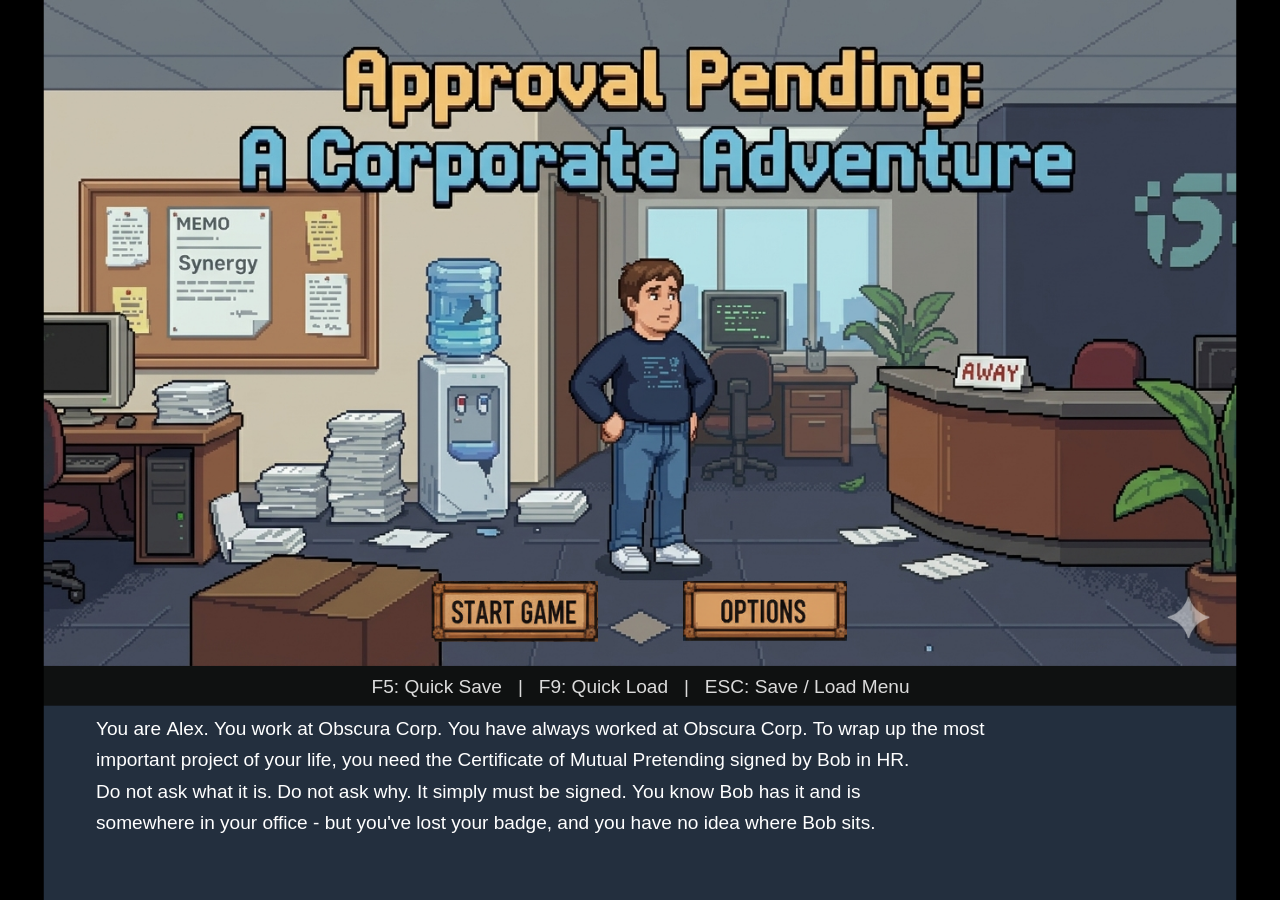
<file: index.html>
<!DOCTYPE html>
<html lang="en">
<head>
  <meta charset="UTF-8">
  <meta name="viewport" content="width=device-width, initial-scale=1.0">
  <title>The Separation Agreement</title>
  <link rel="stylesheet" href="css/style.css?v=53">
  <link rel="icon" type="image/png" href="Icon.png">
</head>
<body>
  <canvas id="gameCanvas"></canvas>

  <script>
    window.GAME_VARIANT = 'b';
    document.title = window.GAME_VARIANT === 'b' ? 'Approval Pending: A Corporate Adventure' : 'The Separation Agreement';
  </script>
  <script src="js/config.js?v=53"></script>
  <script src="js/state.js?v=53"></script>
  <script src="js/loader.js?v=53"></script>
  <script src="js/pathfinding.js?v=53"></script>
  <script src="js/textbox.js?v=53"></script>
  <script src="js/effects.js?v=53"></script>
  <script src="js/player.js?v=53"></script>
  <script src="js/room.js?v=53"></script>
  <script src="js/verbs.js?v=53"></script>
  <script src="js/inventory.js?v=53"></script>
  <script src="js/actionline.js?v=53"></script>
  <script src="js/interaction.js?v=53"></script>
  <script src="js/dialogue.js?v=53"></script>
  <script src="js/saveload.js?v=53"></script>
  <script src="js/actors.js?v=53"></script>
  <script src="js/titlecard.js?v=53"></script>
  <script src="js/credits.js?v=53"></script>
  <script src="js/fakedeath.js?v=53"></script>
  <script src="js/wordfight.js?v=53"></script>
  <script src="js/fifaresult.js?v=53"></script>
  <script src="js/debugeditor.js?v=53"></script>
  <script src="js/input.js?v=53"></script>
  <script src="js/renderer.js?v=53"></script>
  <script src="js/main.js?v=53"></script>
</body>
</html>
</file>
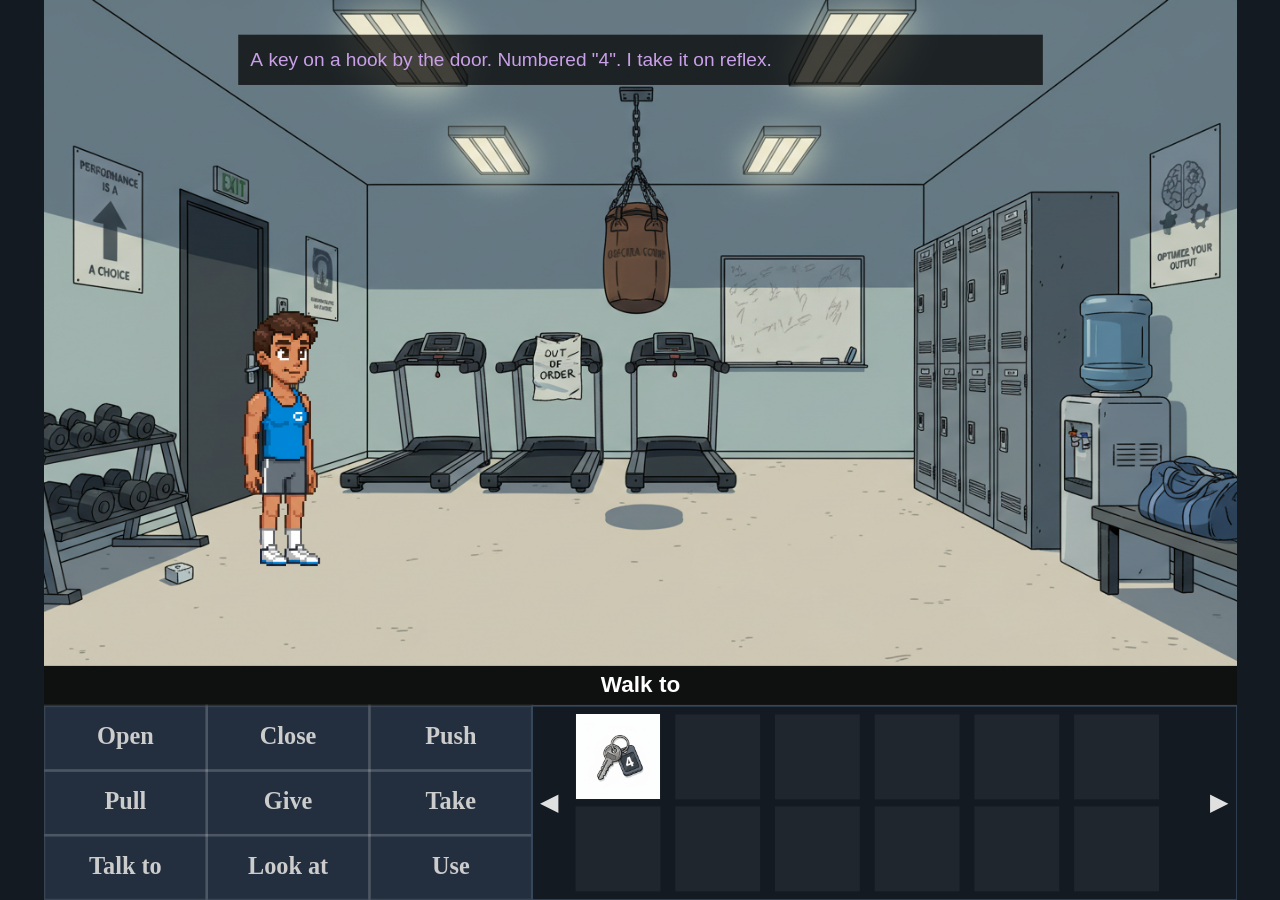
<file: new-content/index.html>
<!DOCTYPE html>
<html lang="en">
<head>
<meta charset="UTF-8">
<title>Obscura Corp Wellness Suite</title>
<style>
* { margin: 0; padding: 0; box-sizing: border-box; }
body {
  background: #131A22;
  display: flex;
  align-items: center;
  justify-content: center;
  min-height: 100vh;
  overflow: hidden;
}
canvas { display: block; cursor: default; }

/* Debug export panel */
#dbg-panel {
  display: none;
  position: fixed;
  top: 10px; right: 10px;
  width: 440px; max-height: 55vh;
  background: #1a1a2e;
  border: 2px solid #e94560;
  border-radius: 6px;
  padding: 10px;
  z-index: 9999;
  font-family: monospace;
  font-size: 11px;
  color: #e0e0e0;
  overflow: auto;
  box-shadow: 0 4px 20px rgba(0,0,0,0.7);
}
#dbg-panel pre { margin: 0; white-space: pre-wrap; word-break: break-all; color: #b0d0ff; }
#dbg-panel .dbg-hdr { display:flex; align-items:center; gap:6px; margin-bottom:8px; }
#dbg-panel strong { color:#ffdd57; flex:1; }
.dbg-btn { border:none; padding:3px 10px; cursor:pointer; border-radius:3px; font-size:11px; color:#fff; }

/* Keypad sits on top of canvas, centred in the viewport area */
#keypad {
  display: none;
  position: fixed;
  top: 50%;
  left: 50%;
  transform: translate(-50%, -60%);
  background: #1c1c1c;
  border: 2px solid #555;
  padding: 22px 24px 18px;
  text-align: center;
  z-index: 10;
  font-family: "Segoe UI", Arial, sans-serif;
}
#keypad h3 {
  font-size: 11px;
  letter-spacing: 3px;
  color: #666;
  margin-bottom: 14px;
  text-transform: uppercase;
}
#kp-display {
  background: #0a0a0a;
  color: #00e87a;
  font-size: 30px;
  letter-spacing: 12px;
  padding: 8px 20px;
  margin-bottom: 14px;
  display: inline-block;
  min-width: 140px;
  font-family: 'Courier New', monospace;
  transition: color 0.15s;
}
.kp-grid {
  display: grid;
  grid-template-columns: repeat(3, 52px);
  gap: 5px;
  justify-content: center;
  margin-bottom: 12px;
}
.kp-btn {
  width: 52px; height: 52px;
  background: #2a2a2a; color: #ccc;
  border: 1px solid #444;
  font-size: 20px; cursor: pointer;
  font-family: inherit;
}
.kp-btn:hover  { background: #383838; color: #fff; }
.kp-btn:active { background: #444; }
#kp-cancel {
  background: none; color: #666;
  border: 1px solid #3a3a3a;
  padding: 6px 20px; cursor: pointer;
  font-family: inherit; font-size: 11px; letter-spacing: 1px;
}
#kp-cancel:hover { color: #e8d5a3; border-color: #555; }
</style>
</head>
<body>
<canvas id="canvas"></canvas>

<div id="dbg-panel">
  <div class="dbg-hdr">
    <strong>Debug — Hotspots</strong>
    <button class="dbg-btn" style="background:#e94560" id="dbg-copy">Copy JS</button>
    <button class="dbg-btn" style="background:#444"    id="dbg-close">✕</button>
  </div>
  <pre id="dbg-pre"></pre>
</div>

<div id="keypad">
  <h3>Exit Keypad</h3>
  <div id="kp-display">_ _ _</div>
  <div class="kp-grid">
    <button class="kp-btn" onclick="kpPress('1')">1</button>
    <button class="kp-btn" onclick="kpPress('2')">2</button>
    <button class="kp-btn" onclick="kpPress('3')">3</button>
    <button class="kp-btn" onclick="kpPress('4')">4</button>
    <button class="kp-btn" onclick="kpPress('5')">5</button>
    <button class="kp-btn" onclick="kpPress('6')">6</button>
    <button class="kp-btn" onclick="kpPress('7')">7</button>
    <button class="kp-btn" onclick="kpPress('8')">8</button>
    <button class="kp-btn" onclick="kpPress('9')">9</button>
    <button class="kp-btn" onclick="kpPress('C')">⌫</button>
    <button class="kp-btn" onclick="kpPress('0')">0</button>
    <button class="kp-btn" onclick="kpPress('OK')">✓</button>
  </div>
  <button id="kp-cancel" onclick="closeKeypad()">CANCEL</button>
</div>

<script>
// ─── Config (matches main game) ───────────────────────────────────────────
const CFG = {
  W: 1376, H: 1038,
  VP_H: 768,
  AL_Y: 768, AL_H: 46,
  BAR_Y: 814, BAR_H: 224,
  VERB_X: 0, VERB_W: 563,
  INV_X: 563, INV_W: 813,
  THUMB: 98, PAD: 8, PAD_X: 17,
  COLS: 6, ROWS: 2,
  FONT: '"Segoe UI", Arial, sans-serif',
  VERBS: ['Open','Close','Push','Pull','Give','Take','Talk to','Look at','Use'],
  TWO_OBJ: { 'Use': 'with', 'Give': 'to' },
  C: {
    BG:        '#131A22',
    VP_BG:     '#232F3E',
    AL_BG:     '#0F1111',
    AL_TEXT:   '#ffffff',
    BAR_BG:    '#232F3E',
    V_NORMAL:  '#cccccc',
    V_HOVER:   '#FF9900',
    V_ACTIVE:  '#FEBD69',
    INV_BG:    '#131A22',
    INV_BORD:  '#37475A',
    NARRATOR:  '#c9a0e8',
    TEXT_PLAYER: '#7EC8E3',
    TEXT:      '#ffffff',
  },
};

// ─── Hotspots ─────────────────────────────────────────────────────────────
const HOTSPOTS = [
  { id: 'chalk',        name: 'Chalk Block',    rect: [139,644,35,34]   },
  { id: 'weight_rack',  name: 'Weight Rack',    rect: [3,463,190,233]   },
  { id: 'keypad',       name: 'Keypad',         rect: [273,398,30,66]   },
  { id: 'door',         name: 'Exit Door',      rect: [156,221,104,368] },
  { id: 'punching_bag', name: 'Punching Bag',   rect: [641,100,79,273]  },
  { id: 'treadmills',   name: 'Treadmills',     rect: [337,390,448,173] },
  { id: 'whiteboard',   name: 'Whiteboard',     rect: [780,299,170,121] },
  { id: 'lockers',      name: 'Lockers',        rect: [994,237,175,399] },
  { id: 'water_cooler', name: 'Water Cooler',   rect: [1172,340,120,312]},
  { id: 'bench',        name: 'Bench',          rect: [1216,587,190,111]},
];

const ITEM_DEFS = {
  locker_key:  { name: 'Locker Key #4', src: 'items/item_locker_key.png'  },
  chalk_block: { name: 'Chalk Block',   src: 'items/item_chalk_block.png' },
  torn_note:   { name: 'Torn Note',     src: 'items/item_torn_note.png'   },
};

const BG_SRCS = {
  base:        'backgrounds/Gym.png',
  no_chalk:    'backgrounds/Gym_NoChalk.png',
  locker_open: 'backgrounds/Gym_LockerOpen.png',
  whiteboard:  'backgrounds/Gym_WhiteboardRevealed.png',
};

// Walk area (rectangle across the floor, bottom ~25% of viewport)
const WALK_AREA   = [[360,611],[1032,618],[1233,741],[153,738]];
const PERSPECTIVE = { min_scale: 0.75, max_scale: 1.0 };
const PLAYER_H    = 421;
const PLAYER_SPEED = 400;

// ─── State ────────────────────────────────────────────────────────────────
const gs = {
  inventory:    ['locker_key'],
  selectedItem: null,        // item id held for two-object verb
  currentVerb:  null,
  hoverVerb:    null,
  hoverTarget:  null,        // hotspot id or item id under cursor
  flags: { chalk_taken: false, locker_opened: false, whiteboard_revealed: false },
  won: false,
  // Text box
  text: null, textColor: CFG.C.NARRATOR, textTimer: 0,
  // Scroll
  scrollOffset: 0,
  // Player
  pl: { x: -60, y: 700, dir: 'right', walking: false,
        path: [], animFrame: 0, animTimer: 0, arriveCallback: null },
};

// ─── Images ───────────────────────────────────────────────────────────────
const bgImgs     = {};
const itemImgs   = {};
const playerImgs = {};  // 'left' | 'right' → Image

function loadImg(src) {
  return new Promise(r => { const i=new Image(); i.onload=()=>r(i); i.onerror=()=>r(null); i.src=src; });
}

async function preload() {
  await Promise.all([
    ...Object.entries(BG_SRCS).map(([k,s]) => loadImg(s).then(i => { bgImgs[k]=i; })),
    ...Object.entries(ITEM_DEFS).map(([id,d]) => loadImg(d.src).then(i => { itemImgs[id]=i; })),
    loadImg('characters/GymUser_Right.png').then(i => i ? removeWhiteBg(i).then(p => { playerImgs.right = p; }) : null),
    loadImg('characters/GymUser_Left.png').then(i  => i ? removeWhiteBg(i).then(p => { playerImgs.left  = p; }) : null),
  ]);
  showText('A key on a hook by the door. Numbered "4". I take it on reflex.', CFG.C.NARRATOR);
  // Walk the player in from the left
  playerWalkTo(280, 700);
  requestAnimationFrame(loop);
}

// ─── Canvas / scaling ─────────────────────────────────────────────────────
const canvas = document.getElementById('canvas');
const ctx    = canvas.getContext('2d');
let scale = 1;

function resize() {
  scale = Math.min(window.innerWidth / CFG.W, window.innerHeight / CFG.H);
  canvas.width  = Math.floor(CFG.W * scale);
  canvas.height = Math.floor(CFG.H * scale);
}
resize();
window.addEventListener('resize', resize);

function toGame(sx, sy) { return { x: sx/scale, y: sy/scale }; }

// ─── Current background key ───────────────────────────────────────────────
function bgKey() {
  if (gs.flags.whiteboard_revealed) return 'whiteboard';
  if (gs.flags.locker_opened)       return 'locker_open';
  if (gs.flags.chalk_taken)         return 'no_chalk';
  return 'base';
}

// ─── Text helper ──────────────────────────────────────────────────────────
function showText(text, color) {
  gs.text = text; gs.textColor = color || CFG.C.TEXT_PLAYER; gs.textTimer = 4.5;
}

// ─── Inventory helpers ────────────────────────────────────────────────────
function addItem(id)    { if (!gs.inventory.includes(id)) gs.inventory.push(id); }
function removeItem(id) {
  gs.inventory = gs.inventory.filter(i => i !== id);
  if (gs.selectedItem === id) gs.selectedItem = null;
}
function resetVerb() {
  gs.currentVerb = null; gs.selectedItem = null;
}

// ─── Action line text ─────────────────────────────────────────────────────
function actionText() {
  const verb  = gs.currentVerb || (gs.hoverTarget ? 'Look at' : 'Walk to');
  const prep  = CFG.TWO_OBJ[gs.currentVerb];
  let parts   = [verb];

  if (gs.selectedItem) {
    parts.push(ITEM_DEFS[gs.selectedItem].name);
    if (prep) {
      if (gs.hoverTarget && gs.hoverTarget !== gs.selectedItem) {
        const n = ITEM_DEFS[gs.hoverTarget]
          ? ITEM_DEFS[gs.hoverTarget].name
          : (HOTSPOTS.find(h => h.id === gs.hoverTarget)||{}).name || gs.hoverTarget;
        parts.push(prep + ' ' + n);
      } else {
        parts.push(prep + ' ...');
      }
    }
  } else if (gs.hoverTarget) {
    const name = ITEM_DEFS[gs.hoverTarget]
      ? ITEM_DEFS[gs.hoverTarget].name
      : (HOTSPOTS.find(h => h.id === gs.hoverTarget)||{}).name || gs.hoverTarget;
    parts.push(name);
  }
  return parts.join(' ');
}

// ─── Hotspot lookup ───────────────────────────────────────────────────────
function hotspotAt(x, y) {
  if (y >= CFG.VP_H) return null;
  for (const h of HOTSPOTS) {
    const [rx,ry,rw,rh] = h.rect;
    if (x>=rx && x<=rx+rw && y>=ry && y<=ry+rh) return h;
  }
  return null;
}

// ─── Text wrap ────────────────────────────────────────────────────────────
function wrapText(ctx, text, maxW) {
  const words = text.split(' ');
  const lines = [];
  let line = '';
  for (const w of words) {
    const test = line ? line + ' ' + w : w;
    if (ctx.measureText(test).width > maxW && line) { lines.push(line); line = w; }
    else line = test;
  }
  if (line) lines.push(line);
  return lines;
}

// ─── Render ───────────────────────────────────────────────────────────────
let lastTime = 0;
function loop(ts) {
  const dt = lastTime ? Math.min((ts-lastTime)/1000, 0.1) : 0;
  lastTime = ts;
  if (gs.textTimer > 0) gs.textTimer -= dt;
  playerUpdate(dt);
  requestAnimationFrame(loop);
  draw();
}

function draw() {
  ctx.save();
  ctx.scale(scale, scale);

  // Background
  ctx.fillStyle = CFG.C.BG;
  ctx.fillRect(0, 0, CFG.W, CFG.H);

  // Viewport
  ctx.save();
  ctx.beginPath(); ctx.rect(0, 0, CFG.W, CFG.VP_H); ctx.clip();
  const bg = bgImgs[bgKey()];
  if (bg) ctx.drawImage(bg, 0, 0, CFG.W, CFG.VP_H);
  playerDraw(ctx);
  dbgDraw(ctx);

  // Text box in viewport
  if (gs.textTimer > 0 && gs.text) {
    ctx.font = '22px ' + CFG.FONT;
    const maxW = 900;
    const lines = wrapText(ctx, gs.text, maxW);
    const lh = 30, pad = 14;
    const bh = lines.length * lh + pad * 2;
    const bx = (CFG.W - maxW) / 2 - pad;
    const by = 40;
    ctx.fillStyle = 'rgba(0,0,0,0.72)';
    ctx.fillRect(bx, by, maxW + pad*2, bh);
    ctx.fillStyle = gs.textColor;
    for (let i=0; i<lines.length; i++) {
      ctx.fillText(lines[i], bx+pad, by+pad+22+i*lh);
    }
  }

  // Tooltip (hotspot name near cursor)
  if (gs.hoverTarget && !gs.selectedItem) {
    const hs = HOTSPOTS.find(h => h.id === gs.hoverTarget);
    if (hs) {
      // We don't have cursor coords in draw(), use centre of hotspot rect
      const [rx,ry,rw] = hs.rect;
      const tx = rx + rw/2;
      const ty = Math.max(ry - 10, 20);
      ctx.font = '16px ' + CFG.FONT;
      const tw = ctx.measureText(hs.name).width;
      ctx.fillStyle = 'rgba(0,0,0,0.7)';
      ctx.fillRect(tx-tw/2-4, ty-16, tw+8, 22);
      ctx.fillStyle = '#ffdd57';
      ctx.textAlign = 'center';
      ctx.fillText(hs.name, tx, ty);
      ctx.textAlign = 'left';
    }
  }

  ctx.restore(); // end viewport clip

  // Action line
  ctx.fillStyle = CFG.C.AL_BG;
  ctx.fillRect(0, CFG.AL_Y, CFG.W, CFG.AL_H);
  ctx.fillStyle = CFG.C.AL_TEXT;
  ctx.font = 'bold 26px ' + CFG.FONT;
  ctx.textAlign = 'center';
  ctx.textBaseline = 'middle';
  ctx.fillText(actionText(), CFG.W/2, CFG.AL_Y + CFG.AL_H/2);
  ctx.textAlign = 'left';
  ctx.textBaseline = 'alphabetic';

  // Verb panel
  drawVerbs();

  // Inventory
  drawInventory();

  // Win overlay
  if (gs.won) drawWin();

  ctx.restore();
}

function drawVerbs() {
  const cellW = CFG.VERB_W / 3;
  const cellH = CFG.BAR_H / 3;

  ctx.fillStyle = CFG.C.BAR_BG;
  ctx.fillRect(CFG.VERB_X, CFG.BAR_Y, CFG.VERB_W, CFG.BAR_H);

  ctx.font = '600 28px "Cinzel", serif';
  ctx.textAlign = 'center'; ctx.textBaseline = 'middle';

  for (let i=0; i<CFG.VERBS.length; i++) {
    const col = i%3, row = Math.floor(i/3);
    const cx = CFG.VERB_X + col*cellW + cellW/2;
    const cy = CFG.BAR_Y  + row*cellH + cellH/2;
    const v = CFG.VERBS[i];
    ctx.fillStyle = v === gs.currentVerb ? CFG.C.V_ACTIVE
                  : v === gs.hoverVerb   ? CFG.C.V_HOVER
                  : CFG.C.V_NORMAL;
    ctx.fillText(v, cx, cy);
    ctx.strokeStyle = 'rgba(255,255,255,0.1)';
    ctx.lineWidth = 3;
    ctx.strokeRect(CFG.VERB_X+col*cellW, CFG.BAR_Y+row*cellH, cellW, cellH);
  }
  ctx.textAlign = 'left'; ctx.textBaseline = 'alphabetic';
}

function drawInventory() {
  ctx.fillStyle = CFG.C.INV_BG;
  ctx.fillRect(CFG.INV_X, CFG.BAR_Y, CFG.INV_W, CFG.BAR_H);
  ctx.strokeStyle = CFG.C.INV_BORD;
  ctx.lineWidth = 2;
  ctx.strokeRect(CFG.INV_X, CFG.BAR_Y, CFG.INV_W, CFG.BAR_H);

  const arrowW = 40;
  ctx.fillStyle = '#e0e0e0';
  ctx.font = '28px ' + CFG.FONT;
  ctx.textAlign = 'center'; ctx.textBaseline = 'middle';
  ctx.fillText('◀', CFG.INV_X+arrowW/2,          CFG.BAR_Y+CFG.BAR_H/2);
  ctx.fillText('▶', CFG.INV_X+CFG.INV_W-arrowW/2, CFG.BAR_Y+CFG.BAR_H/2);
  ctx.textAlign = 'left'; ctx.textBaseline = 'alphabetic';

  const gridX = CFG.INV_X + arrowW + 10;
  const stepX = CFG.THUMB + CFG.PAD_X;
  const stepY = CFG.THUMB + CFG.PAD;

  for (let row=0; row<CFG.ROWS; row++) {
    for (let col=0; col<CFG.COLS; col++) {
      const idx = gs.scrollOffset + row*CFG.COLS + col;
      const dx  = gridX + col*stepX;
      const dy  = CFG.BAR_Y + 10 + row*stepY;
      ctx.fillStyle = 'rgba(255,255,255,0.05)';
      ctx.fillRect(dx, dy, CFG.THUMB, CFG.THUMB);
      if (idx < gs.inventory.length) {
        const id = gs.inventory[idx];
        const img = itemImgs[id];
        if (img) ctx.drawImage(img, dx, dy, CFG.THUMB, CFG.THUMB);
        if (id === gs.selectedItem) {
          ctx.strokeStyle = CFG.C.V_ACTIVE; ctx.lineWidth = 3;
          ctx.strokeRect(dx-1, dy-1, CFG.THUMB+2, CFG.THUMB+2);
        }
        if (id === gs.hoverTarget) {
          ctx.strokeStyle = CFG.C.V_HOVER; ctx.lineWidth = 2;
          ctx.strokeRect(dx-1, dy-1, CFG.THUMB+2, CFG.THUMB+2);
        }
      }
    }
  }
}

function drawWin() {
  ctx.fillStyle = 'rgba(0,0,0,0.88)';
  ctx.fillRect(0, 0, CFG.W, CFG.VP_H);
  ctx.fillStyle = '#FEBD69';
  ctx.font = 'italic bold 120px Georgia, serif';
  ctx.textAlign = 'center'; ctx.textBaseline = 'middle';
  ctx.shadowColor = 'rgba(255,153,0,0.7)'; ctx.shadowBlur = 40;
  ctx.fillText('You Escaped', CFG.W/2, CFG.VP_H/2 - 30);
  ctx.shadowBlur = 0;
  ctx.fillStyle = '#ffffff';
  ctx.font = '22px ' + CFG.FONT;
  const lines = [
    'You leave the Obscura Corp Wellness Suite behind.',
    'Dave will never know you were here.',
    '',
    '225 kg — absolute unit.',
  ];
  for (let i=0; i<lines.length; i++) {
    ctx.fillText(lines[i], CFG.W/2, CFG.VP_H/2 + 80 + i*34);
  }
  ctx.textAlign = 'left'; ctx.textBaseline = 'alphabetic';
}

// ─── Interaction ──────────────────────────────────────────────────────────
function executeVerb(verb, hotspotId, itemId) {
  // itemId = the inventory item being used (for two-object verbs)
  switch (hotspotId) {

    case 'chalk':
      if (gs.flags.chalk_taken) { interact('weight_rack', verb, itemId); return; }
      if (verb === 'Take' || verb === 'Look at' || !verb) {
        addItem('chalk_block');
        gs.flags.chalk_taken = true;
        showText('I take the chalk. It immediately coats my fingers. It\'s everywhere now.');
      } else {
        showText('I already want to pick it up.');
      }
      break;

    case 'weight_rack':
      showText('Mismatched dumbbells. Nobody here has ever agreed on a rep range.');
      break;

    case 'door':
      showText('The exit. It wants a code. There\'s a keypad next to it.');
      break;

    case 'keypad':
      if (itemId || verb === 'Use') {
        if (!gs.flags.whiteboard_revealed) {
          showText('A numeric keypad. I need the code. I don\'t have it yet.');
        } else {
          showText('Dave\'s squat PB is 225. Let\'s see if Dave used that as his code. Dave would.');
          openKeypad();
          return;
        }
      } else {
        showText('A numeric keypad. I need the code.');
      }
      break;

    case 'treadmills':
      showText('Three treadmills. One is out of order. Probably the only one worth using.');
      break;

    case 'punching_bag':
      showText('A punching bag with a faded Obscura Corp logo. Someone worked through some feelings here.');
      break;

    case 'whiteboard':
      if (itemId === 'chalk_block' || (verb === 'Use' && gs.selectedItem === 'chalk_block')) {
        if (!gs.flags.whiteboard_revealed) {
          gs.flags.whiteboard_revealed = true;
          removeItem('chalk_block');
          showText('I drag the chalk across the board. The worn text emerges: "DAVE\'S SQUAT PB: 225 kg — absolute unit." Obviously.');
        } else {
          showText('I\'ve already done that. 225 kg. Dave. Absolute unit.');
        }
      } else {
        if (!gs.flags.whiteboard_revealed) {
          showText('Something\'s been written on it but the text has worn away completely. I can\'t read it.');
        } else {
          showText('"DAVE\'S SQUAT PB: 225 kg — absolute unit." Right. The exit code is 225.');
        }
      }
      break;

    case 'lockers':
      if (itemId === 'locker_key' || (verb === 'Use' && gs.selectedItem === 'locker_key')) {
        if (!gs.flags.locker_opened) {
          gs.flags.locker_opened = true;
          removeItem('locker_key');
          addItem('torn_note');
          showText('Locker 4 opens. Inside: a gym bag. In the side pocket — a torn sticky note. I take it.');
        } else {
          showText('It\'s already open.');
        }
      } else if (verb === 'Open' || verb === 'Look at' || !verb) {
        if (!gs.flags.locker_opened)
          showText('Six metal lockers. Number 4 has my name on it. Figuratively speaking.');
        else
          showText('Locker 4 is open. The torn note came from inside.');
      } else {
        showText('That\'s not how lockers work.');
      }
      break;

    case 'water_cooler':
      showText('Spring water from an unnamed mountain. I\'m not thirsty. I\'m trapped.');
      break;

    case 'bench':
      showText('Someone\'s gym bag. Someone who actually uses this place voluntarily. I don\'t understand them.');
      break;
  }
}

function executeOnItem(verb, itemId) {
  switch (itemId) {
    case 'locker_key':
      showText('A small key on a "4" fob. It belongs to locker 4.');
      break;
    case 'chalk_block':
      showText('A block of weightlifting chalk. Dusty. Everything I touch is now also dusty.');
      break;
    case 'torn_note':
      showText('"...code is my squat PB. I wrote it on the..." — torn off. Something in this room has the rest.');
      break;
  }
}

// ─── Mouse handling ───────────────────────────────────────────────────────
function inventoryItemAt(gx, gy) {
  if (gy < CFG.BAR_Y || gx < CFG.INV_X) return null;
  const arrowW = 40;
  const gridX  = CFG.INV_X + arrowW + 10;
  const stepX  = CFG.THUMB + CFG.PAD_X;
  const stepY  = CFG.THUMB + CFG.PAD;
  const col = Math.floor((gx - gridX) / stepX);
  const row = Math.floor((gy - CFG.BAR_Y - 10) / stepY);
  if (col < 0 || col >= CFG.COLS || row < 0 || row >= CFG.ROWS) return null;
  const idx = gs.scrollOffset + row*CFG.COLS + col;
  return idx < gs.inventory.length ? gs.inventory[idx] : null;
}

function verbAt(gx, gy) {
  if (gy < CFG.BAR_Y || gx >= CFG.VERB_W) return null;
  const cellW = CFG.VERB_W / 3;
  const cellH = CFG.BAR_H / 3;
  const col = Math.floor((gx - CFG.VERB_X) / cellW);
  const row = Math.floor((gy - CFG.BAR_Y)  / cellH);
  if (col < 0 || col >= 3 || row < 0 || row >= 3) return null;
  const idx = row*3 + col;
  return idx < CFG.VERBS.length ? CFG.VERBS[idx] : null;
}

canvas.addEventListener('mousemove', e => {
  const {x, y} = toGame(e.offsetX, e.offsetY);

  if (dbgOnMouseMove(x, y)) {
    canvas.style.cursor = DBG.dragging ? 'move' : 'crosshair';
    return;
  }

  gs.hoverVerb   = verbAt(x, y);
  gs.hoverTarget = null;
  canvas.style.cursor = 'default';

  const invItem = inventoryItemAt(x, y);
  if (invItem) {
    gs.hoverTarget = invItem;
    canvas.style.cursor = 'pointer';
    return;
  }
  const hs = hotspotAt(x, y);
  if (hs) {
    gs.hoverTarget = hs.id;
    canvas.style.cursor = 'pointer';
  }
});

canvas.addEventListener('mousedown', e => {
  const {x, y} = toGame(e.offsetX, e.offsetY);
  dbgOnMouseDown(x, y);
});

canvas.addEventListener('mouseup', e => {
  dbgOnMouseUp();
});

canvas.addEventListener('click', e => {
  if (gs.won) return;
  if (DBG.didDrag) { DBG.didDrag = false; return; } // suppress click after drag
  const {x, y} = toGame(e.offsetX, e.offsetY);

  // Verb panel
  const v = verbAt(x, y);
  if (v) {
    gs.currentVerb  = v;
    gs.selectedItem = null;
    return;
  }

  // Inventory
  const invItem = inventoryItemAt(x, y);
  if (invItem) {
    const prep = CFG.TWO_OBJ[gs.currentVerb];
    if (prep && gs.selectedItem) {
      // Second object: item on item — not used in gym, just look at
      executeOnItem(gs.currentVerb, invItem);
      resetVerb();
    } else if (prep) {
      // First object for two-object verb
      gs.selectedItem = invItem;
    } else if (gs.currentVerb) {
      executeOnItem(gs.currentVerb, invItem);
      resetVerb();
    } else {
      // No verb — look at item
      gs.currentVerb = 'Look at';
      executeOnItem('Look at', invItem);
      resetVerb();
    }
    return;
  }

  // Viewport hotspot
  if (y < CFG.VP_H) {
    // Dismiss text on click
    if (gs.textTimer > 0) { gs.textTimer = 0; }

    const hs = hotspotAt(x, y);
    if (hs) {
      const prep       = CFG.TWO_OBJ[gs.currentVerb];
      const verb       = gs.currentVerb || 'Look at';
      const savedItem  = gs.selectedItem;
      resetVerb();
      const wp = walkToPoint(hs);
      playerWalkTo(wp.x, wp.y, () => {
        // Face toward hotspot centre after arriving
        const cx = hs.rect[0] + hs.rect[2] / 2;
        gs.pl.dir = gs.pl.x < cx ? 'right' : 'left';
        if (prep && savedItem) {
          executeVerb(verb, hs.id, savedItem);
        } else {
          executeVerb(verb, hs.id, null);
        }
      });
    } else {
      // Click floor — walk to
      resetVerb();
      gs.textTimer = 0;
      if (y >= WALK_AREA[0][1]) playerWalkTo(x, y);
    }
  }
});

canvas.addEventListener('contextmenu', e => {
  e.preventDefault();
  resetVerb();
});

// ─── Keypad ───────────────────────────────────────────────────────────────
const kpEl      = document.getElementById('keypad');
const kpDisplay = document.getElementById('kp-display');
let   kpInput   = '';

function openKeypad() {
  kpInput = '';
  kpDisplay.style.color = '#00e87a';
  kpDisplay.textContent = '_ _ _';
  kpEl.style.display = 'block';
}
function closeKeypad() {
  kpEl.style.display = 'none';
  kpInput = '';
}
function kpPress(key) {
  if (key === 'C') {
    kpInput = kpInput.slice(0, -1);
  } else if (key === 'OK') {
    if (kpInput === '225') {
      closeKeypad();
      gs.won = true;
    } else {
      kpDisplay.style.color = '#ff3333';
      showText('ACCESS DENIED. The keypad beeps at me.');
      kpInput = '';
      setTimeout(() => { kpDisplay.style.color = '#00e87a'; }, 700);
    }
  } else if (kpInput.length < 3) {
    kpInput += key;
  }
  kpDisplay.textContent = (kpInput + '___').slice(0,3).split('').join(' ');
}

document.addEventListener('keydown', e => {
  // Ctrl+D — toggle debug mode
  if (e.key === 'd' && e.ctrlKey) {
    DBG.enabled = !DBG.enabled;
    if (!DBG.enabled) document.getElementById('dbg-panel').style.display = 'none';
    e.preventDefault();
    return;
  }
  if (kpEl.style.display === 'none') return;
  if (e.key >= '0' && e.key <= '9') kpPress(e.key);
  if (e.key === 'Backspace')         kpPress('C');
  if (e.key === 'Enter')             kpPress('OK');
  if (e.key === 'Escape')            closeKeypad();
});

// ─── Chroma-key background removal (magenta #FF00FF) ─────────────────────
// Removes pixels where R>=200, G<=80, B>=200 (tolerant magenta match).
// Also erodes 1px inward to eliminate magenta fringing on character edges.
function erodeAlpha(data, w, h) {
  const alpha = new Uint8Array(w * h);
  for (let i = 0; i < w * h; i++) alpha[i] = data[i*4+3];
  for (let y = 0; y < h; y++) {
    for (let x = 0; x < w; x++) {
      if (!alpha[y*w+x]) continue;
      let erode = false;
      outer: for (let dy = -1; dy <= 1; dy++) {
        for (let dx = -1; dx <= 1; dx++) {
          if (!dx && !dy) continue;
          const nx=x+dx, ny=y+dy;
          if (nx<0||nx>=w||ny<0||ny>=h) continue;
          if (!alpha[ny*w+nx]) { erode=true; break outer; }
        }
      }
      if (erode) data[(y*w+x)*4+3] = 0;
    }
  }
}

function removeWhiteBg(img) {
  return new Promise(resolve => {
    const c = document.createElement('canvas');
    c.width = img.naturalWidth; c.height = img.naturalHeight;
    const cx = c.getContext('2d');
    cx.drawImage(img, 0, 0);
    const id = cx.getImageData(0, 0, c.width, c.height);
    const d = id.data;
    for (let i = 0; i < d.length; i += 4) {
      const r=d[i], g=d[i+1], b=d[i+2];
      // Chroma key: hot-pink/magenta background (~RGB 233,21,140)
      // R high, G very low, B mid-range
      if (r >= 200 && g <= 50 && b >= 100) d[i+3] = 0;
    }
    erodeAlpha(d, c.width, c.height);
    cx.putImageData(id, 0, 0);
    const result = new Image();
    result.onload = () => resolve(result);
    result.src = c.toDataURL('image/png');
  });
}

// ─── Pathfinding ─────────────────────────────────────────────────────────
function ptInPoly(px, py, poly) {
  let inside = false;
  for (let i=0, j=poly.length-1; i<poly.length; j=i++) {
    const [xi,yi]=poly[i], [xj,yj]=poly[j];
    if (((yi>py)!==(yj>py)) && px < (xj-xi)*(py-yi)/(yj-yi)+xi) inside=!inside;
  }
  return inside;
}
function closestOnSeg(px,py, ax,ay, bx,by) {
  const dx=bx-ax, dy=by-ay, len2=dx*dx+dy*dy;
  if (!len2) return {x:ax,y:ay};
  const t=Math.max(0,Math.min(1,((px-ax)*dx+(py-ay)*dy)/len2));
  return {x:ax+t*dx, y:ay+t*dy};
}
function clampToPoly(px,py,poly) {
  if (ptInPoly(px,py,poly)) return {x:px,y:py};
  let best={x:px,y:py}, bd=Infinity;
  for (let i=0;i<poly.length;i++) {
    const j=(i+1)%poly.length;
    const c=closestOnSeg(px,py,poly[i][0],poly[i][1],poly[j][0],poly[j][1]);
    const d=Math.hypot(px-c.x,py-c.y);
    if (d<bd){bd=d;best=c;}
  }
  return best;
}
function segCross(ax,ay,bx,by,cx,cy,dx,dy) {
  const cr=(ox,oy,px,py,qx,qy)=>(px-ox)*(qy-oy)-(py-oy)*(qx-ox);
  const d1=cr(cx,cy,dx,dy,ax,ay),d2=cr(cx,cy,dx,dy,bx,by);
  const d3=cr(ax,ay,bx,by,cx,cy),d4=cr(ax,ay,bx,by,dx,dy);
  return ((d1>0&&d2<0)||(d1<0&&d2>0))&&((d3>0&&d4<0)||(d3<0&&d4>0));
}
function los(ax,ay,bx,by,poly) {
  if (!ptInPoly((ax+bx)/2,(ay+by)/2,poly)) return false;
  for (let i=0;i<poly.length;i++) {
    const j=(i+1)%poly.length;
    if (segCross(ax,ay,bx,by,poly[i][0],poly[i][1],poly[j][0],poly[j][1])) return false;
  }
  return true;
}
function findPath(sx,sy,ex,ey,poly) {
  if (los(sx,sy,ex,ey,poly)) return [{x:ex,y:ey}];
  const nodes=[{x:sx,y:sy},{x:ex,y:ey}];
  for (let i=0;i<poly.length;i++) {
    const prev=poly[(i-1+poly.length)%poly.length], curr=poly[i], next=poly[(i+1)%poly.length];
    const ox=curr[0]+(((prev[0]+curr[0]+next[0])/3)-curr[0])*0.1;
    const oy=curr[1]+(((prev[1]+curr[1]+next[1])/3)-curr[1])*0.1;
    if (ptInPoly(ox,oy,poly)) nodes.push({x:ox,y:oy});
  }
  const n=nodes.length;
  const adj=Array.from({length:n},()=>[]);
  for (let a=0;a<n;a++) for (let b=0;b<n;b++) {
    if (a===b) continue;
    if (los(nodes[a].x,nodes[a].y,nodes[b].x,nodes[b].y,poly))
      adj[a].push({to:b,cost:Math.hypot(nodes[b].x-nodes[a].x,nodes[b].y-nodes[a].y)});
  }
  const INF=1e18, dist=new Array(n).fill(INF), prev2=new Array(n).fill(-1), vis=new Array(n).fill(false);
  dist[0]=0;
  for (let s=0;s<n;s++) {
    let u=-1;
    for (let v=0;v<n;v++) if (!vis[v]&&(u===-1||dist[v]<dist[u])) u=v;
    if (u===-1||dist[u]===INF) break;
    vis[u]=true;
    for (const e of adj[u]) { const nd=dist[u]+e.cost; if (nd<dist[e.to]){dist[e.to]=nd;prev2[e.to]=u;} }
  }
  if (dist[1]===INF) return [{x:ex,y:ey}];
  const path=[];
  for (let at=1;at!==-1;at=prev2[at]) path.push({x:nodes[at].x,y:nodes[at].y});
  path.reverse(); path.shift();
  return path;
}

// ─── Player ───────────────────────────────────────────────────────────────
const FRAME_COLS = {
  right: { stand:0, walk:1, talk:2 },
  left:  { stand:2, walk:1, talk:0 },
};

// Walk-to point beside a hotspot (mirrors main game room.js getWalkToPoint)
const WALK_SIDE_OFFSET = 60;
function walkToPoint(hs) {
  const [rx, ry, rw, rh] = hs.rect;
  const cx = rx + rw / 2;
  const cy = ry + rh;   // bottom edge of hotspot
  const wx = cx < CFG.W / 2
    ? cx + rw / 2 + WALK_SIDE_OFFSET   // hotspot on left → stand to its right
    : cx - rw / 2 - WALK_SIDE_OFFSET;  // hotspot on right → stand to its left
  return clampToPoly(wx, cy, WALK_AREA);
}

function playerWalkTo(tx, ty, callback) {
  const pl = gs.pl;
  const c  = clampToPoly(tx, ty, WALK_AREA);
  pl.path           = findPath(pl.x, pl.y, c.x, c.y, WALK_AREA);
  pl.walking        = true;
  pl.arriveCallback = callback || null;
}

function playerUpdate(dt) {
  const pl = gs.pl;
  if (!pl.walking) { pl.animFrame=0; return; }
  if (!pl.path.length) {
    pl.walking=false; pl.animFrame=0;
    const cb = pl.arriveCallback; pl.arriveCallback = null;
    if (cb) cb();
    return;
  }

  const tgt  = pl.path[0];
  const dx   = tgt.x - pl.x, dy = tgt.y - pl.y;
  const dist = Math.hypot(dx, dy);
  const spd  = PLAYER_SPEED * dt;

  if (Math.abs(dx) > Math.abs(dy)) pl.dir = dx > 0 ? 'right' : 'left';

  if (dist <= spd) {
    pl.x = tgt.x; pl.y = tgt.y;
    pl.path.shift();
    if (!pl.path.length) {
      pl.walking=false; pl.animFrame=0;
      const cb = pl.arriveCallback; pl.arriveCallback = null;
      if (cb) cb();
    }
  } else {
    pl.x += (dx/dist)*spd;
    pl.y += (dy/dist)*spd;
  }

  pl.animTimer = (pl.animTimer||0) + dt;
  if (pl.animTimer >= 0.15) { pl.animTimer=0; pl.animFrame=(pl.animFrame+1)%2; }
}

function playerDraw(ctx) {
  const pl  = gs.pl;
  const img = playerImgs[pl.dir];
  if (!img) return;

  // Perspective scale based on y position in walk area
  const ys = WALK_AREA.map(p=>p[1]);
  const y1 = Math.min(...ys), y2 = Math.max(...ys);
  const t  = Math.max(0, Math.min(1, (pl.y - y1) / (y2 - y1)));
  const s  = PERSPECTIVE.min_scale + t*(PERSPECTIVE.max_scale - PERSPECTIVE.min_scale);
  const ph = Math.round(PLAYER_H * s);
  const fw = img.naturalWidth / 3;   // frame width
  const fh = img.naturalHeight;
  const pw = Math.round(ph * (fw / fh));

  const talking = gs.textTimer > 0 && gs.textColor === CFG.C.TEXT_PLAYER;
  const state = talking ? 'talk'
              : pl.walking ? (pl.animFrame===0 ? 'stand' : 'walk')
              : 'stand';
  const col   = FRAME_COLS[pl.dir][state];

  ctx.drawImage(img, col*fw, 0, fw, fh,
    Math.round(pl.x - pw/2), Math.round(pl.y - ph),
    pw, ph);
}

// ─── Debug Editor ────────────────────────────────────────────────────────
const DBG = {
  enabled:  false,
  HANDLE_R: 6,
  dragging: null,   // { handle, startGX, startGY }
  hovered:  null,
  didDrag:  false,
};

function dbgGetHandles() {
  const handles = [];
  // Hotspot rect corner handles (yellow)
  for (const h of HOTSPOTS) {
    const r = h.rect;
    for (const [corner, cx, cy] of [
      ['tl', r[0],        r[1]       ],
      ['tr', r[0]+r[2],   r[1]       ],
      ['bl', r[0],        r[1]+r[3]  ],
      ['br', r[0]+r[2],   r[1]+r[3]  ],
    ]) {
      handles.push({ type: 'hotspot', hotspotId: h.id, corner, x: cx, y: cy, rect: r });
    }
  }
  // Walk area vertex handles (cyan)
  for (let i = 0; i < WALK_AREA.length; i++) {
    handles.push({ type: 'walk', walkIdx: i, x: WALK_AREA[i][0], y: WALK_AREA[i][1] });
  }
  return handles;
}

function dbgFindHandle(gx, gy) {
  let best = null, bestD = DBG.HANDLE_R + 4;
  for (const h of dbgGetHandles()) {
    const d = Math.hypot(gx - h.x, gy - h.y);
    if (d < bestD) { bestD = d; best = h; }
  }
  return best;
}

function dbgSame(a, b) {
  if (!a || !b || a.type !== b.type) return false;
  if (a.type === 'hotspot') return a.hotspotId === b.hotspotId && a.corner === b.corner;
  return a.walkIdx === b.walkIdx;
}

function dbgApplyMove(handle, gx, gy) {
  gx = Math.round(gx); gy = Math.round(gy);
  if (handle.type === 'walk') {
    WALK_AREA[handle.walkIdx][0] = gx;
    WALK_AREA[handle.walkIdx][1] = gy;
    handle.x = gx; handle.y = gy;
    return;
  }
  const r = handle.rect;
  let x1=r[0], y1=r[1], x2=r[0]+r[2], y2=r[1]+r[3];
  if      (handle.corner==='tl') { x1=gx; y1=gy; }
  else if (handle.corner==='tr') { x2=gx; y1=gy; }
  else if (handle.corner==='bl') { x1=gx; y2=gy; }
  else                           { x2=gx; y2=gy; }
  r[0]=Math.min(x1,x2); r[1]=Math.min(y1,y2);
  r[2]=Math.abs(x2-x1); r[3]=Math.abs(y2-y1);
  // Refresh handle position from updated rect
  if      (handle.corner==='tl') { handle.x=r[0];        handle.y=r[1];        }
  else if (handle.corner==='tr') { handle.x=r[0]+r[2];   handle.y=r[1];        }
  else if (handle.corner==='bl') { handle.x=r[0];        handle.y=r[1]+r[3];   }
  else                           { handle.x=r[0]+r[2];   handle.y=r[1]+r[3];   }
}

function dbgOnMouseDown(gx, gy) {
  if (!DBG.enabled) return false;
  const h = dbgFindHandle(gx, gy);
  if (!h) return false;
  DBG.dragging = h; DBG.didDrag = false;
  return true;
}

function dbgOnMouseMove(gx, gy) {
  if (!DBG.enabled) return false;
  if (DBG.dragging) {
    dbgApplyMove(DBG.dragging, gx, gy);
    DBG.didDrag = true;
    return true;
  }
  DBG.hovered = dbgFindHandle(gx, gy);
  return !!DBG.hovered;
}

function dbgOnMouseUp() {
  if (!DBG.enabled || !DBG.dragging) return false;
  const wasDragging = DBG.didDrag;
  DBG.dragging = null;
  if (wasDragging) { dbgShowExport(); return true; }
  return false;
}

function dbgShowExport() {
  const hsLines = HOTSPOTS.map(h => {
    const [x,y,w,hh] = h.rect;
    const pad = ' '.repeat(Math.max(0, 14 - h.id.length));
    return `  { id: '${h.id}',${pad} name: '${h.name}',${' '.repeat(Math.max(0,14-h.name.length))} rect: [${x},${y},${w},${hh}] },`;
  });
  const waLine = 'const WALK_AREA = [' +
    WALK_AREA.map(p => '[' + p[0] + ',' + p[1] + ']').join(',') + '];';
  const js = 'const HOTSPOTS = [\n' + hsLines.join('\n') + '\n];\n\n' + waLine;
  document.getElementById('dbg-pre').textContent = js;
  document.getElementById('dbg-panel').style.display = 'block';
}

function dbgDraw(ctx) {
  if (!DBG.enabled) return;
  // Walk area overlay (cyan)
  ctx.save();
  ctx.fillStyle   = 'rgba(0,180,255,0.10)';
  ctx.strokeStyle = 'rgba(0,180,255,0.80)';
  ctx.lineWidth   = 2;
  ctx.beginPath();
  ctx.moveTo(WALK_AREA[0][0], WALK_AREA[0][1]);
  for (let i = 1; i < WALK_AREA.length; i++) ctx.lineTo(WALK_AREA[i][0], WALK_AREA[i][1]);
  ctx.closePath();
  ctx.fill();
  ctx.stroke();
  ctx.font = '11px ' + CFG.FONT;
  ctx.fillStyle = 'rgba(0,180,255,0.9)';
  ctx.fillText('WALK AREA', WALK_AREA[0][0] + 4, WALK_AREA[0][1] + 14);
  ctx.restore();
  // Hotspot overlays (green)
  for (const hs of HOTSPOTS) {
    const [x,y,w,h] = hs.rect;
    ctx.fillStyle = 'rgba(0,255,0,0.15)';
    ctx.fillRect(x, y, w, h);
    ctx.strokeStyle = 'rgba(0,255,0,0.7)';
    ctx.lineWidth = 1.5;
    ctx.strokeRect(x, y, w, h);
    ctx.font = '11px ' + CFG.FONT;
    ctx.fillStyle = '#ffdd57';
    ctx.fillText(hs.id, x+3, y+12);
  }
  // All handles
  for (const h of dbgGetHandles()) {
    const isWalk = h.type === 'walk';
    const hot    = dbgSame(h, DBG.hovered) || dbgSame(h, DBG.dragging);
    ctx.fillStyle   = hot ? '#ffffff' : (isWalk ? '#00cfff' : '#ffdd57');
    ctx.strokeStyle = 'rgba(0,0,0,0.7)';
    ctx.lineWidth   = 1;
    ctx.fillRect  (h.x-DBG.HANDLE_R, h.y-DBG.HANDLE_R, DBG.HANDLE_R*2, DBG.HANDLE_R*2);
    ctx.strokeRect(h.x-DBG.HANDLE_R, h.y-DBG.HANDLE_R, DBG.HANDLE_R*2, DBG.HANDLE_R*2);
    // Live coords while dragging
    if (DBG.dragging && dbgSame(h, DBG.dragging)) {
      const label = h.x + ', ' + h.y;
      ctx.font = '11px ' + CFG.FONT;
      const tw = ctx.measureText(label).width;
      ctx.fillStyle = 'rgba(0,0,0,0.8)';
      ctx.fillRect(h.x+10, h.y-18, tw+6, 16);
      ctx.fillStyle = '#fff';
      ctx.fillText(label, h.x+13, h.y-6);
    }
  }
}

// Wire up debug panel buttons
document.getElementById('dbg-copy').addEventListener('click', () => {
  const text = document.getElementById('dbg-pre').textContent;
  navigator.clipboard.writeText(text).then(() => {
    const btn = document.getElementById('dbg-copy');
    btn.textContent = 'Copied!';
    setTimeout(() => { btn.textContent = 'Copy JS'; }, 1500);
  });
});
document.getElementById('dbg-close').addEventListener('click', () => {
  document.getElementById('dbg-panel').style.display = 'none';
});

// ─── Boot ─────────────────────────────────────────────────────────────────
preload();
</script>
</body>
</html>
</file>
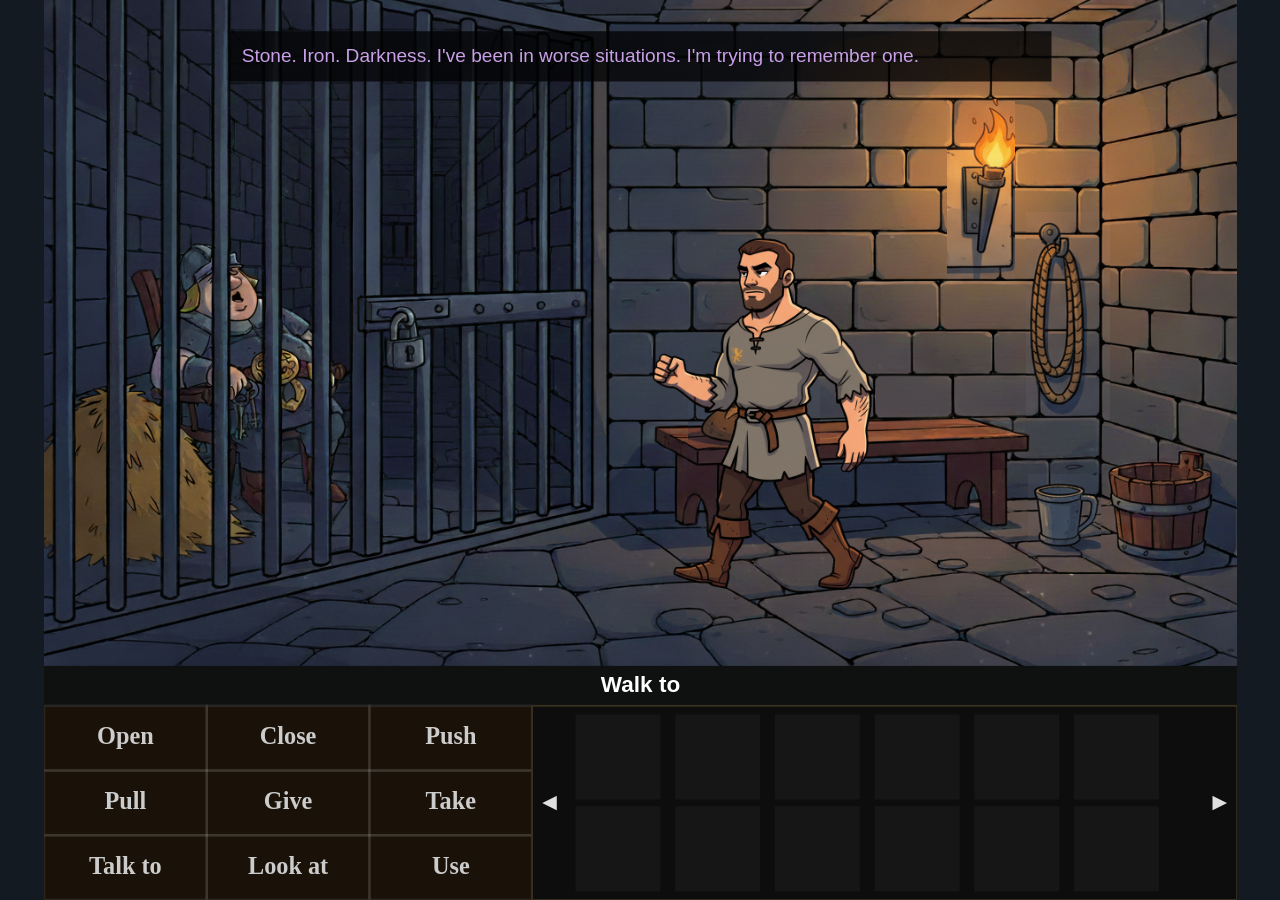
<file: sci-fi-game/index.html>
<!DOCTYPE html>
<html lang="en">
<head>
<meta charset="UTF-8">
<title>Escape the Jail</title>
<style>
* { margin: 0; padding: 0; box-sizing: border-box; }
body {
  background: #131A22;
  display: flex; align-items: center; justify-content: center;
  min-height: 100vh; overflow: hidden;
}
canvas { display: block; cursor: default; }

#dbg-panel {
  display: none; position: fixed; top: 10px; right: 10px;
  width: 460px; max-height: 55vh;
  background: #1a1a2e; border: 2px solid #e94560; border-radius: 6px;
  padding: 10px; z-index: 9999; font-family: monospace; font-size: 11px;
  color: #e0e0e0; overflow: auto; box-shadow: 0 4px 20px rgba(0,0,0,0.7);
}
#dbg-panel pre { margin: 0; white-space: pre-wrap; word-break: break-all; color: #b0d0ff; }
#dbg-panel .dbg-hdr { display:flex; align-items:center; gap:6px; margin-bottom:8px; }
#dbg-panel strong { color:#ffdd57; flex:1; }
.dbg-btn { border:none; padding:3px 10px; cursor:pointer; border-radius:3px; font-size:11px; color:#fff; }
</style>
</head>
<body>
<canvas id="canvas"></canvas>

<div id="dbg-panel">
  <div class="dbg-hdr">
    <strong>Debug — Hotspots &amp; Walk Area</strong>
    <button class="dbg-btn" style="background:#e94560" id="dbg-copy">Copy JS</button>
    <button class="dbg-btn" style="background:#444"    id="dbg-close">&#x2715;</button>
  </div>
  <pre id="dbg-pre"></pre>
</div>

<script>
// ─── Config ───────────────────────────────────────────────────────────────
const CFG = {
  W: 1376, H: 1038,
  VP_H: 768,
  AL_Y: 768, AL_H: 46,
  BAR_Y: 814, BAR_H: 224,
  VERB_X: 0, VERB_W: 563,
  INV_X: 563, INV_W: 813,
  THUMB: 98, PAD: 8, PAD_X: 17,
  COLS: 6, ROWS: 2,
  FONT: '"Segoe UI", Arial, sans-serif',
  VERBS: ['Open','Close','Push','Pull','Give','Take','Talk to','Look at','Use'],
  TWO_OBJ: { 'Use': 'with', 'Give': 'to' },
  C: {
    BG:          '#131A22',
    AL_BG:       '#0F1111',
    AL_TEXT:     '#ffffff',
    BAR_BG:      '#1a1208',
    V_NORMAL:    '#cccccc',
    V_HOVER:     '#FF9900',
    V_ACTIVE:    '#FEBD69',
    INV_BG:      '#0d0d0d',
    INV_BORD:    '#3a3020',
    NARRATOR:    '#c9a0e8',
    TEXT_PLAYER: '#7EC8E3',
  },
};

// ─── Hotspots (calibrate with Ctrl+D) ─────────────────────────────────────
const HOTSPOTS = [
  { id: 'hay_pile',        name: 'Hay Pile',         rect: [8,444,227,196] },
  { id: 'sleeping_guard',  name: 'Sleeping Guard',   rect: [141,256,210,343] },
  { id: 'iron_bars',       name: 'Iron Bars',        rect: [0,0,345,768] },
  { id: 'cell_door',       name: 'Cell Door',        rect: [367,27,273,625] },
  { id: 'bench',           name: 'Wooden Bench',     rect: [706,435,403,195] },
  { id: 'loose_stone',     name: 'Loose Stone',      rect: [787,191,91,77] },
  { id: 'rusted_lockbox',  name: 'Rusted Lockbox',   rect: [895,190,100,80] },
  { id: 'bucket',          name: 'Wooden Bucket',    rect: [1231,526,108,128] },
  { id: 'tin_cup',         name: 'Tin Cup',          rect: [1142,555,70,80] },
  { id: 'wall_hook',       name: 'Wall Hook',        rect: [1141,264,80,200] },
  { id: 'torch_sconce',    name: 'Torch Sconce',     rect: [1047,131,67,174] },
  { id: 'dark_corner',     name: 'Dark Corner',      rect: [1195,385,181,270] },
];

const ITEM_DEFS = {
  rusty_nail:       { name: 'Rusty Nail',       src: 'items/item_rusty_nail.png'       },
  bread:            { name: 'Bread Loaf',       src: 'items/item_bread.png'            },
  bone:             { name: 'Bone',             src: 'items/item_bone.png'             },
  metal_file:       { name: 'Metal File',       src: 'items/item_metal_file.png'       },
  rope:             { name: 'Rope',             src: 'items/item_rope.png'             },
  tin_cup:          { name: 'Tin Cup',          src: 'items/item_tin_cup.png'          },
  torch:            { name: 'Torch',            src: 'items/item_torch.png'            },
  guards_key:       { name: "Guard's Key",      src: 'items/item_guards_key.png'       },
  cipher_parchment: { name: 'Cipher Parchment', src: 'items/item_cipher_parchment.png' },
  acid_vial:        { name: 'Acid Vial',        src: 'items/item_acid_vial.png'        },
  sleeping_powder:  { name: 'Sleeping Powder',  src: 'items/item_sleeping_powder.png'  },
  weighted_rope:    { name: 'Weighted Rope',    src: 'items/item_weighted_rope.png'    },
  drugged_bread:    { name: 'Drugged Bread',    src: 'items/item_drugged_bread.png'    },
};

const BG_SRCS = {
  base:       'backgrounds/Jail_Base.png',
  stone_open: 'backgrounds/Jail_StoneOpen.png',
  bar_filed:  'backgrounds/Jail_BarFiled.png',
};

// Patches: cropped from the original scene at game coordinates (1376×768).
// Each is drawn on top of the active background while its item is still present.
const BG_PATCHES = [
  { id: 'bread',   src: 'backgrounds/patch_bread.png',   x: 743,  y: 435, flag: 'bread_taken'  },
  { id: 'tin_cup', src: 'backgrounds/patch_tin_cup.png', x: 1135, y: 547, flag: 'cup_taken'    },
  { id: 'torch',   src: 'backgrounds/patch_torch.png',   x: 1041, y: 114, flag: 'torch_taken'  },
  { id: 'rope',    src: 'backgrounds/patch_rope.png',    x: 1133, y: 244, flag: 'rope_taken'   },
];
const patchImgs = {};

const WALK_AREA    = [[630,640],[1071,635],[1290,745],[317,741]];
const PERSPECTIVE  = { min_scale: 0.88, max_scale: 1.0 };
const PLAYER_H     = 560;
const PLAYER_SPEED = 380;

// ─── State ────────────────────────────────────────────────────────────────
const gs = {
  inventory:    [],
  selectedItem: null,
  currentVerb:  null,
  hoverVerb:    null,
  hoverTarget:  null,
  flags: {
    nail_taken:             false,
    bread_taken:            false,
    bone_taken:             false,
    file_taken:             false,
    rope_taken:             false,
    cup_taken:              false,
    torch_taken:            false,
    stone_open:             false,
    cipher_parchment_taken: false,
    inscription_seen:       false,
    acid_taken:             false,
    lockbox_open:           false,
    sleeping_powder_taken:  false,
    weighted_rope_crafted:  false,
    drugged_bread_crafted:  false,
    bars_corroded:          false,
    bar_filed:              false,
    guard_drugged:          false,
    guard_key_taken:        false,
  },
  won: false,
  text: null, textColor: CFG.C.NARRATOR, textTimer: 0,
  talkPhase: 0, talkTimer: 0, talkInterval: 0.5,
  scrollOffset: 0,
  pl: { x: 1300, y: 680, dir: 'left', walking: false,
        path: [], animFrame: 0, animTimer: 0, arriveCallback: null },
};

// ─── Images ───────────────────────────────────────────────────────────────
const bgImgs   = {};
const itemImgs = {};
const playerImgs = {};
const playerFrameBounds = {}; // { right: [{cx,…},…], left: [{cx,…},…] }

function loadImg(src) {
  return new Promise(r => {
    const i = new Image();
    i.onload = () => r(i);
    i.onerror = () => r(null);
    i.src = src;
  });
}

async function preload() {
  await Promise.all([
    ...Object.entries(BG_SRCS).map(([k,s]) => loadImg(s).then(i => { bgImgs[k] = i; })),
    ...Object.entries(ITEM_DEFS).map(([id,d]) => loadImg(d.src).then(i => { itemImgs[id] = i; })),
    ...BG_PATCHES.map(p => loadImg(p.src).then(i => { patchImgs[p.id] = i; })),
    loadImg('characters/Knight_Right.png').then(i => i ? removeWhiteBg(i).then(p => { playerImgs.right = p; playerFrameBounds.right = analyzeFrameBounds(p, 3); }) : null),
    loadImg('characters/Knight_Left.png').then(i  => i ? removeWhiteBg(i).then(p => { playerImgs.left  = p; playerFrameBounds.left  = analyzeFrameBounds(p, 3); }) : null),
  ]);
  showText('Stone. Iron. Darkness. I\'ve been in worse situations. I\'m trying to remember one.', CFG.C.NARRATOR);
  playerWalkTo(720, 680);
  requestAnimationFrame(loop);
}

// ─── Canvas / scaling ─────────────────────────────────────────────────────
const canvas = document.getElementById('canvas');
const ctx    = canvas.getContext('2d');
let scale = 1;

function resize() {
  scale = Math.min(window.innerWidth / CFG.W, window.innerHeight / CFG.H);
  canvas.width  = Math.floor(CFG.W * scale);
  canvas.height = Math.floor(CFG.H * scale);
}
resize();
window.addEventListener('resize', resize);
function toGame(sx, sy) { return { x: sx / scale, y: sy / scale }; }

// ─── Background key ────────────────────────────────────────────────────────
function bgKey() {
  if (gs.flags.bar_filed)    return 'bar_filed';
  if (gs.flags.stone_open)   return 'stone_open';
  return 'base';
}

// ─── Text helpers ──────────────────────────────────────────────────────────
function showText(text, color) {
  gs.text = text;
  gs.textColor = color || CFG.C.TEXT_PLAYER;
  gs.textTimer = Math.max(2.5, text.length * 0.06);
  canvas.style.cursor = 'wait';
}
function wrapText(ctx, text, maxW) {
  const words = text.split(' '), lines = [];
  let line = '';
  for (const w of words) {
    const test = line ? line + ' ' + w : w;
    if (ctx.measureText(test).width > maxW && line) { lines.push(line); line = w; }
    else line = test;
  }
  if (line) lines.push(line);
  return lines;
}

// ─── Inventory helpers ─────────────────────────────────────────────────────
function addItem(id)    { if (!gs.inventory.includes(id)) gs.inventory.push(id); }
function removeItem(id) {
  gs.inventory = gs.inventory.filter(i => i !== id);
  if (gs.selectedItem === id) gs.selectedItem = null;
}
function resetVerb() { gs.currentVerb = null; gs.selectedItem = null; gs.hoverTarget = null; }

// ─── Action line text ──────────────────────────────────────────────────────
function actionText() {
  const verb = gs.currentVerb || (gs.hoverTarget ? 'Look at' : 'Walk to');
  const prep = CFG.TWO_OBJ[gs.currentVerb];
  const parts = [verb];
  if (gs.selectedItem) {
    parts.push(ITEM_DEFS[gs.selectedItem].name);
    if (prep) {
      if (gs.hoverTarget && gs.hoverTarget !== gs.selectedItem) {
        const n = ITEM_DEFS[gs.hoverTarget]
          ? ITEM_DEFS[gs.hoverTarget].name
          : (HOTSPOTS.find(h => h.id === gs.hoverTarget)||{}).name || gs.hoverTarget;
        parts.push(prep + ' ' + n);
      } else {
        parts.push(prep + ' ...');
      }
    }
  } else if (gs.hoverTarget) {
    const name = ITEM_DEFS[gs.hoverTarget]
      ? ITEM_DEFS[gs.hoverTarget].name
      : (HOTSPOTS.find(h => h.id === gs.hoverTarget)||{}).name || gs.hoverTarget;
    parts.push(name);
  }
  return parts.join(' ');
}

// ─── Hotspot lookup ────────────────────────────────────────────────────────
function hotspotAt(x, y) {
  if (y >= CFG.VP_H) return null;
  for (const h of HOTSPOTS) {
    const [rx,ry,rw,rh] = h.rect;
    if (x>=rx && x<=rx+rw && y>=ry && y<=ry+rh) return h;
  }
  return null;
}

// ─── Render loop ───────────────────────────────────────────────────────────
let lastTime = 0;
function loop(ts) {
  const dt = lastTime ? Math.min((ts - lastTime) / 1000, 0.1) : 0;
  lastTime = ts;
  if (gs.textTimer > 0) {
    gs.textTimer -= dt;
    if (gs.textColor === CFG.C.TEXT_PLAYER) {
      gs.talkTimer += dt;
      if (gs.talkTimer >= gs.talkInterval) {
        gs.talkTimer    = 0;
        gs.talkPhase    = 1 - gs.talkPhase;
        gs.talkInterval = 0.20 + Math.random() * 0.60;
      }
    }
  } else {
    gs.talkPhase = 0; gs.talkTimer = 0;
    if (canvas.style.cursor === 'wait') canvas.style.cursor = 'default';
  }
  playerUpdate(dt);
  requestAnimationFrame(loop);
  draw();
}

function draw() {
  ctx.save();
  ctx.scale(scale, scale);

  ctx.fillStyle = CFG.C.BG;
  ctx.fillRect(0, 0, CFG.W, CFG.H);

  // Viewport
  ctx.save();
  ctx.beginPath(); ctx.rect(0, 0, CFG.W, CFG.VP_H); ctx.clip();
  const bg = bgImgs[bgKey()];
  if (bg) ctx.drawImage(bg, 0, 0, CFG.W, CFG.VP_H);
  for (const p of BG_PATCHES)
    if (!gs.flags[p.flag] && patchImgs[p.id]) ctx.drawImage(patchImgs[p.id], p.x, p.y);
  playerDraw(ctx);
  dbgDraw(ctx);

  // Text box
  if (gs.textTimer > 0 && gs.text) {
    ctx.font = '22px ' + CFG.FONT;
    const maxW = 920, lh = 30, pad = 14;
    const lines = wrapText(ctx, gs.text, maxW);
    const bh = lines.length * lh + pad * 2;
    const bx = (CFG.W - maxW) / 2 - pad;
    ctx.fillStyle = 'rgba(0,0,0,0.75)';
    ctx.fillRect(bx, 36, maxW + pad*2, bh);
    ctx.fillStyle = gs.textColor;
    for (let i = 0; i < lines.length; i++)
      ctx.fillText(lines[i], bx + pad, 36 + pad + 22 + i * lh);
  }
  ctx.restore();

  // Action line
  ctx.fillStyle = CFG.C.AL_BG;
  ctx.fillRect(0, CFG.AL_Y, CFG.W, CFG.AL_H);
  ctx.fillStyle = CFG.C.AL_TEXT;
  ctx.font = 'bold 26px ' + CFG.FONT;
  ctx.textAlign = 'center'; ctx.textBaseline = 'middle';
  ctx.fillText(actionText(), CFG.W/2, CFG.AL_Y + CFG.AL_H/2);
  ctx.textAlign = 'left'; ctx.textBaseline = 'alphabetic';

  drawVerbs();
  drawInventory();
  if (gs.won) drawWin();
  ctx.restore();
}

function drawVerbs() {
  const cellW = CFG.VERB_W / 3, cellH = CFG.BAR_H / 3;
  ctx.fillStyle = CFG.C.BAR_BG;
  ctx.fillRect(CFG.VERB_X, CFG.BAR_Y, CFG.VERB_W, CFG.BAR_H);
  ctx.font = '600 28px "Cinzel", serif';
  ctx.textAlign = 'center'; ctx.textBaseline = 'middle';
  for (let i = 0; i < CFG.VERBS.length; i++) {
    const col = i % 3, row = Math.floor(i / 3);
    const cx = CFG.VERB_X + col*cellW + cellW/2;
    const cy = CFG.BAR_Y  + row*cellH + cellH/2;
    const v = CFG.VERBS[i];
    ctx.fillStyle = v === gs.currentVerb ? CFG.C.V_ACTIVE
                  : v === gs.hoverVerb   ? CFG.C.V_HOVER
                  : CFG.C.V_NORMAL;
    ctx.fillText(v, cx, cy);
    ctx.strokeStyle = 'rgba(255,255,255,0.08)';
    ctx.lineWidth = 3;
    ctx.strokeRect(CFG.VERB_X + col*cellW, CFG.BAR_Y + row*cellH, cellW, cellH);
  }
  ctx.textAlign = 'left'; ctx.textBaseline = 'alphabetic';
}

function drawInventory() {
  ctx.fillStyle = CFG.C.INV_BG;
  ctx.fillRect(CFG.INV_X, CFG.BAR_Y, CFG.INV_W, CFG.BAR_H);
  ctx.strokeStyle = CFG.C.INV_BORD; ctx.lineWidth = 2;
  ctx.strokeRect(CFG.INV_X, CFG.BAR_Y, CFG.INV_W, CFG.BAR_H);

  const arrowW = 40;
  ctx.fillStyle = '#e0e0e0'; ctx.font = '28px ' + CFG.FONT;
  ctx.textAlign = 'center'; ctx.textBaseline = 'middle';
  ctx.fillText('\u25c4', CFG.INV_X + arrowW/2,            CFG.BAR_Y + CFG.BAR_H/2);
  ctx.fillText('\u25ba', CFG.INV_X + CFG.INV_W - arrowW/2, CFG.BAR_Y + CFG.BAR_H/2);
  ctx.textAlign = 'left'; ctx.textBaseline = 'alphabetic';

  const gridX = CFG.INV_X + arrowW + 10;
  const stepX = CFG.THUMB + CFG.PAD_X, stepY = CFG.THUMB + CFG.PAD;
  for (let row = 0; row < CFG.ROWS; row++) {
    for (let col = 0; col < CFG.COLS; col++) {
      const idx = gs.scrollOffset + row*CFG.COLS + col;
      const dx = gridX + col*stepX, dy = CFG.BAR_Y + 10 + row*stepY;
      ctx.fillStyle = 'rgba(255,255,255,0.04)';
      ctx.fillRect(dx, dy, CFG.THUMB, CFG.THUMB);
      if (idx < gs.inventory.length) {
        const id = gs.inventory[idx];
        const img = itemImgs[id];
        if (img) {
          ctx.drawImage(img, dx, dy, CFG.THUMB, CFG.THUMB);
        } else {
          ctx.fillStyle = '#1e2a1e';
          ctx.fillRect(dx+2, dy+2, CFG.THUMB-4, CFG.THUMB-4);
          ctx.fillStyle = '#7aaa7a';
          ctx.font = '10px ' + CFG.FONT;
          ctx.textAlign = 'center'; ctx.textBaseline = 'middle';
          const words = (ITEM_DEFS[id]?.name || id).split(' ');
          const mid = dy + CFG.THUMB/2 - (words.length-1)*7;
          for (let wi = 0; wi < words.length; wi++)
            ctx.fillText(words[wi], dx + CFG.THUMB/2, mid + wi*14);
          ctx.textAlign = 'left'; ctx.textBaseline = 'alphabetic';
        }
        if (id === gs.selectedItem) {
          ctx.strokeStyle = CFG.C.V_ACTIVE; ctx.lineWidth = 3;
          ctx.strokeRect(dx-1, dy-1, CFG.THUMB+2, CFG.THUMB+2);
        }
        if (id === gs.hoverTarget) {
          ctx.strokeStyle = CFG.C.V_HOVER; ctx.lineWidth = 2;
          ctx.strokeRect(dx-1, dy-1, CFG.THUMB+2, CFG.THUMB+2);
        }
      }
    }
  }
}

function drawWin() {
  ctx.fillStyle = 'rgba(0,0,0,0.90)';
  ctx.fillRect(0, 0, CFG.W, CFG.VP_H);
  ctx.fillStyle = '#FEBD69';
  ctx.font = 'italic bold 110px Georgia, serif';
  ctx.textAlign = 'center'; ctx.textBaseline = 'middle';
  ctx.shadowColor = 'rgba(255,153,0,0.7)'; ctx.shadowBlur = 40;
  ctx.fillText('You Escaped', CFG.W/2, CFG.VP_H/2 - 50);
  ctx.shadowBlur = 0;
  ctx.fillStyle = '#ffffff'; ctx.font = '22px ' + CFG.FONT;
  const lines = [
    'The guard wakes six hours later to find an empty cell.',
    'He will claim he was drugged. He is correct.',
    'Nobody believes him.',
    '',
    'The knight rides again.',
  ];
  for (let i = 0; i < lines.length; i++)
    ctx.fillText(lines[i], CFG.W/2, CFG.VP_H/2 + 80 + i*34);
  ctx.textAlign = 'left'; ctx.textBaseline = 'alphabetic';
}

// ─── Inventory crafting ────────────────────────────────────────────────────
function executeCraft(item1, item2) {
  const pair = [item1, item2].sort().join('+');
  switch (pair) {
    case 'bone+rope':
      if (!gs.flags.weighted_rope_crafted) {
        removeItem('rope'); removeItem('bone');
        addItem('weighted_rope');
        gs.flags.weighted_rope_crafted = true;
        showText('I tie the bone securely to one end of the rope with several tight knots. The bone is curved — almost hook-shaped. A crude but purposeful fishing line. Long enough to reach through a narrow gap and snag something.', CFG.C.TEXT_PLAYER);
      } else {
        showText('Already done. The weighted rope hangs ready.', CFG.C.NARRATOR);
      }
      return true;
    case 'bread+sleeping_powder':
      if (!gs.flags.drugged_bread_crafted) {
        removeItem('bread'); removeItem('sleeping_powder');
        addItem('drugged_bread');
        gs.flags.drugged_bread_crafted = true;
        showText('I press the sleeping powder deep into the dense loaf, working it into the crumb. The powder vanishes. The bread looks completely ordinary. It is not. Whoever eats this will not be awake to regret it.', CFG.C.TEXT_PLAYER);
      } else {
        showText('Already prepared. The bread looks innocent.', CFG.C.NARRATOR);
      }
      return true;
  }
  return false;
}

// ─── Puzzle interactions ───────────────────────────────────────────────────
function executeVerb(verb, hotspotId, itemId) {
  switch (hotspotId) {

    case 'hay_pile':
      if (verb === 'Take') {
        if (!gs.flags.nail_taken) {
          addItem('rusty_nail');
          gs.flags.nail_taken = true;
          showText('I root through the damp straw. My fingers close around something cold and metallic. A rusty nail. Rusted through but still rigid. Not much — but it\'s mine now.', CFG.C.TEXT_PLAYER);
        } else {
          showText('Just damp straw. I\'ve already found what was hidden here.', CFG.C.NARRATOR);
        }
      } else {
        showText(gs.flags.nail_taken
          ? 'A damp pile of old straw. Smells of the previous tenant.'
          : 'A pile of damp hay pushed against the wall. Musty. Something might be buried in it.', CFG.C.NARRATOR);
      }
      break;

    case 'bench':
      if (verb === 'Take') {
        if (!gs.flags.bread_taken) {
          addItem('bread');
          gs.flags.bread_taken = true;
          showText('A bread loaf of impressive density. Hard as a cobblestone. I take it. Something might be done with this.', CFG.C.TEXT_PLAYER);
        } else {
          showText('The bench is empty now.', CFG.C.NARRATOR);
        }
      } else {
        showText(gs.flags.bread_taken
          ? 'A sturdy wooden bench, fixed to the wall. Empty.'
          : 'A wooden bench bolted to the wall. Someone left a bread loaf on it. Stale, by the look of it.', CFG.C.NARRATOR);
      }
      break;

    case 'bucket':
      if (verb === 'Take') {
        if (!gs.flags.bone_taken) {
          addItem('bone');
          gs.flags.bone_taken = true;
          showText('I reach into the bucket. A large bone, gnawed clean. An old meal. The curve at one end is almost hook-shaped. I take it — could be useful combined with something else.', CFG.C.TEXT_PLAYER);
        } else {
          showText('An empty bucket. Nothing left in it.', CFG.C.NARRATOR);
        }
      } else {
        showText(gs.flags.bone_taken
          ? 'A wooden bucket. Empty.'
          : 'A wooden bucket against the wall. Something is sitting at the bottom.', CFG.C.NARRATOR);
      }
      break;

    case 'tin_cup':
      if (verb === 'Take') {
        if (!gs.flags.cup_taken) {
          addItem('tin_cup');
          gs.flags.cup_taken = true;
          showText('A battered tin cup. I pick it up. It clanks satisfyingly. Every tool is a tool.', CFG.C.TEXT_PLAYER);
        } else {
          showText('I already have the tin cup.', CFG.C.NARRATOR);
        }
      } else {
        showText(gs.flags.cup_taken
          ? 'The spot where the tin cup was. Just floor now.'
          : 'A dented tin cup on the floor. Battered but intact.', CFG.C.NARRATOR);
      }
      break;

    case 'loose_stone':
      if (itemId === 'rusty_nail') {
        if (!gs.flags.stone_open) {
          gs.flags.stone_open = true;
          if (!gs.flags.cipher_parchment_taken) {
            addItem('cipher_parchment');
            gs.flags.cipher_parchment_taken = true;
            showText('I wedge the nail into the mortar and lever the stone out. It grinds free, trailing dust. Behind it: a dark cavity. Inside, wrapped in oilcloth: a parchment covered in a dense cipher grid — rows and columns of symbols, each uniquely marked. Three symbols are circled in the margin. Someone left this for a reason.', CFG.C.TEXT_PLAYER);
          }
        } else {
          showText('The stone is already moved. The cavity is empty.', CFG.C.NARRATOR);
        }
      } else if (!gs.flags.stone_open) {
        if (verb === 'Push' || verb === 'Pull') {
          showText('The stone shifts slightly. It\'s loose — but I need something to lever it free.', CFG.C.NARRATOR);
        } else {
          showText('This stone looks different from the others. Newer mortar, crumbling at the edges. It might yield to something sharp used as a lever.', CFG.C.NARRATOR);
        }
      } else {
        showText('An empty stone cavity. I\'ve already taken what was inside.', CFG.C.NARRATOR);
      }
      break;

    case 'dark_corner':
      if (!gs.flags.torch_taken) {
        showText('A shadowed corner of the cell. Too dark to make anything out. I\'d need a light source.', CFG.C.NARRATOR);
      } else if (!gs.flags.inscription_seen) {
        gs.flags.inscription_seen = true;
        if (!gs.flags.acid_taken) {
          addItem('acid_vial');
          gs.flags.acid_taken = true;
          showText('I hold the torch into the corner. The shadows scatter. Scratched deep into the stone — three symbols: a circle-cross, a broken spiral, and five tally marks. And tucked behind a loose shelf stone: a small glass vial filled with something dark and fuming. Acid. Someone was very thoroughly prepared.', CFG.C.TEXT_PLAYER);
        }
      } else if (!gs.flags.acid_taken) {
        addItem('acid_vial');
        gs.flags.acid_taken = true;
        showText('I retrieve the vial from the hidden shelf.', CFG.C.TEXT_PLAYER);
      } else {
        showText('The three symbols are still there: circle-cross, broken spiral, five tallies. Cross-reference with the cipher parchment and those correspond to a combination.', CFG.C.NARRATOR);
      }
      break;

    case 'rusted_lockbox':
      if (itemId === 'cipher_parchment') {
        if (gs.flags.lockbox_open) {
          showText('The lockbox is already open. Nothing left inside.', CFG.C.NARRATOR);
        } else if (!gs.flags.inscription_seen) {
          showText('I have the cipher grid, but I\'m missing the symbols to decode. The parchment is only half the puzzle — I need to find the three symbols somewhere in this cell first.', CFG.C.TEXT_PLAYER);
        } else {
          gs.flags.lockbox_open = true;
          gs.flags.file_taken = true;
          gs.flags.sleeping_powder_taken = true;
          addItem('metal_file');
          addItem('sleeping_powder');
          removeItem('cipher_parchment');
          showText('I cross-reference the cipher parchment against the three symbols from the corner. Circle-cross is column two row three: position seven. Broken spiral is position three. Five tallies: position five. I press the combination pins — seven, three, five — into the lockbox mechanism. A heavy clunk. The lid springs. Inside: a flat metal file, and a small pouch of white powder with a single word written on it: SLEEP.', CFG.C.TEXT_PLAYER);
        }
      } else if (gs.flags.lockbox_open) {
        showText('The lockbox hangs open, empty.', CFG.C.NARRATOR);
      } else {
        showText('A small iron lockbox fixed to the wall, half-obscured by stone dust. The lock is a combination mechanism — rows of symbol-marked pins. It needs the exact sequence to open. Someone went to trouble to secure whatever is inside.', CFG.C.NARRATOR);
      }
      break;

    case 'wall_hook':
      if (verb === 'Take') {
        if (!gs.flags.rope_taken) {
          addItem('rope');
          gs.flags.rope_taken = true;
          showText('A coil of rough hemp rope. I take it. A rope tied to the right thing becomes an entirely different tool.', CFG.C.TEXT_PLAYER);
        } else {
          showText('An empty wall hook. I already took the rope.', CFG.C.NARRATOR);
        }
      } else {
        showText(gs.flags.rope_taken
          ? 'An iron hook fixed to the wall. Empty now.'
          : 'An iron hook on the wall with a coil of rough hemp rope hanging from it.', CFG.C.NARRATOR);
      }
      break;

    case 'torch_sconce':
      if (verb === 'Take') {
        if (!gs.flags.torch_taken) {
          addItem('torch');
          gs.flags.torch_taken = true;
          showText('I pull the torch from its sconce. The room darkens. But now I can take fire anywhere in this cell. Worth it — I have a feeling some corners need illuminating.', CFG.C.TEXT_PLAYER);
        } else {
          showText('An empty torch sconce. The room is gloomier for it.', CFG.C.NARRATOR);
        }
      } else {
        showText(gs.flags.torch_taken
          ? 'An empty iron sconce on the wall. The room is darker without it.'
          : 'A wall-mounted torch sconce. The flame casts warm orange light across the stones. I could take it.', CFG.C.NARRATOR);
      }
      break;

    case 'iron_bars':
      if (itemId === 'acid_vial') {
        if (!gs.flags.bars_corroded) {
          gs.flags.bars_corroded = true;
          removeItem('acid_vial');
          showText('I tip the acid vial against the central bar — the one that already looks the weakest. The liquid hisses and smokes on contact. The bar blackens and pits, deeply corroded along a six-inch section. Not through yet, but barely holding together. Something with leverage could finish this.', CFG.C.TEXT_PLAYER);
        } else {
          showText('The central bar is already corroded. It\'s barely holding together as it is.', CFG.C.NARRATOR);
        }
      } else if (itemId === 'metal_file') {
        if (!gs.flags.bars_corroded) {
          showText('I work the file against the central bar. The metal resists — solid, unyielding. I\'d be here for days. I need to weaken it first. The acid would help if I can find some.', CFG.C.TEXT_PLAYER);
        } else if (!gs.flags.bar_filed) {
          gs.flags.bar_filed = true;
          removeItem('metal_file');
          showText('I jam the file into the acid-eaten section and lever hard. The corroded metal groans. Cracks. Bends aside with a sound like a gunshot. I freeze. The guard snorts and resettles. The gap is there — just wide enough to reach through with something slender and purposeful.', CFG.C.TEXT_PLAYER);
        } else {
          showText('The bar is already bent aside. The gap is open.', CFG.C.NARRATOR);
        }
      } else if (itemId === 'rope') {
        showText('I loop the rope around a bar and pull. Nothing gives. These bars have been here a century. Though... the central one looks slightly less certain of itself.', CFG.C.NARRATOR);
      } else if (itemId === 'rusty_nail') {
        showText('I scratch the nail against the bar. At this rate I\'ll escape sometime next decade. I need to weaken it — chemically, not mechanically.', CFG.C.NARRATOR);
      } else if (itemId === 'tin_cup') {
        showText('CLANG CLANG CLANG. The guard doesn\'t even shift. He sleeps like a man with absolutely nothing on his conscience.', CFG.C.NARRATOR);
      } else if (itemId === 'drugged_bread') {
        if (!gs.flags.bar_filed) {
          showText('No gap in the bars yet. I can\'t get anything through.', CFG.C.TEXT_PLAYER);
        } else if (!gs.flags.guard_drugged) {
          gs.flags.guard_drugged = true;
          removeItem('drugged_bread');
          showText('I ease the bread through the gap. It lands softly near the guard\'s outstretched hand. He stirs, finds it without opening his eyes. Chews mechanically, the way deeply tired people do. I wait. His breathing slows further. His head droops lower than before. The sleeping powder works fast on a man already halfway under.', CFG.C.TEXT_PLAYER);
        } else {
          showText('He\'s already deep under. More bread won\'t help him sleep harder.', CFG.C.NARRATOR);
        }
      } else if (gs.flags.bar_filed) {
        showText('One bar is bent aside. There\'s a gap — just wide enough to reach through with something long and carefully aimed.', CFG.C.NARRATOR);
      } else if (gs.flags.bars_corroded) {
        showText('The central bar is deeply pitted with acid corrosion. It looks close to giving way. The right tool, applied with leverage, could snap it.', CFG.C.NARRATOR);
      } else {
        showText('Iron bars. Old but solid. One of them looks slightly less certain of itself than the others. There must be a way to exploit that weakness.', CFG.C.NARRATOR);
      }
      break;

    case 'sleeping_guard':
      if (itemId === 'weighted_rope') {
        if (!gs.flags.bar_filed) {
          showText('I can\'t get anything through these bars. I need a gap first.', CFG.C.TEXT_PLAYER);
        } else if (!gs.flags.guard_drugged) {
          showText('I try to manoeuvre the weighted rope toward the key ring — but the guard keeps shifting, restless. Normal sleep. If he were truly under, I could do this. I need him sleeping deeper.', CFG.C.TEXT_PLAYER);
        } else if (!gs.flags.guard_key_taken) {
          gs.flags.guard_key_taken = true;
          removeItem('weighted_rope');
          addItem('guards_key');
          showText('I feed the weighted rope through the gap, slow as breath. The bone hook finds the key ring. The guard is stone-still — barely alive by the sound of him. I draw the rope back, millimetre by millimetre. The keys scrape across the flagstones without a sound that matters. Through the gap. Cold iron in my hands. I have them.', CFG.C.TEXT_PLAYER);
        } else {
          showText('His keys are already in my pocket. Let the man sleep.', CFG.C.NARRATOR);
        }
      } else if (itemId === 'bone') {
        showText('The bone is curved at one end — useful — but loose in my hand. I\'d need to attach it to something longer to have any real reach. Rope, perhaps.', CFG.C.TEXT_PLAYER);
      } else if (itemId === 'rope') {
        showText('The rope alone is too limp to hook anything precisely. I\'d need a rigid end — a weight, a hook. Something tied to the rope.', CFG.C.TEXT_PLAYER);
      } else if (itemId === 'bread' || itemId === 'drugged_bread') {
        showText('I toss the bread through the bars. It bounces off his helmet. He mutters. Does not wake. Extraordinary.', CFG.C.NARRATOR);
      } else if (itemId === 'tin_cup') {
        showText('I throw the cup at the guard. It clangs off his breastplate. He grunts. Adjusts. Keeps sleeping.', CFG.C.NARRATOR);
      } else if (itemId === 'torch') {
        showText('I wave the torch through the bars. The heat doesn\'t reach him. Good — setting the guard on fire was never the plan.', CFG.C.NARRATOR);
      } else if (gs.flags.guard_key_taken) {
        showText('He sleeps on. Magnificently unaware. I almost respect it.', CFG.C.NARRATOR);
      } else if (gs.flags.guard_drugged) {
        showText('The guard is deeply under. Barely moving. Now I need to reach the key ring — something long and hooked, fed through the gap in the bars.', CFG.C.NARRATOR);
      } else {
        showText('A large guard, snoring with some conviction. A key ring hangs from his belt — tantalizingly visible. If I could reach through the bars... and if he were sleeping just a little more deeply...', CFG.C.NARRATOR);
      }
      break;

    case 'cell_door':
      if (itemId === 'guards_key') {
        gs.won = true;
        showText('The key turns. The padlock clunks open with the sound of inevitable freedom. The door swings wide with a grinding creak. The guard doesn\'t stir. I step out and don\'t look back.', CFG.C.NARRATOR);
      } else if (itemId === 'rusty_nail') {
        showText('Too thick and too rusty to pick this lock. I need the right key.', CFG.C.NARRATOR);
      } else if (gs.flags.guard_key_taken) {
        showText('I have his keys. Now I use them.', CFG.C.TEXT_PLAYER);
      } else {
        showText('A heavy iron door. Large padlock. The guard has the key. I just need to get between those two facts.', CFG.C.NARRATOR);
      }
      break;
  }
}

function executeOnItem(verb, itemId) {
  switch (itemId) {
    case 'rusty_nail':
      showText('A long iron nail, orange with rust. Rigid enough to use as a lever. Good for prying things loose.', CFG.C.NARRATOR);
      break;
    case 'bread':
      showText('A bread loaf of remarkable solidity. Dense and stale. On its own, useless. But dense materials are good at absorbing things. Powders, for instance.', CFG.C.NARRATOR);
      break;
    case 'bone':
      showText('A large bone with a curved end — almost hook-shaped. On its own it lacks reach. Tied to something longer, it becomes a different kind of tool entirely.', CFG.C.NARRATOR);
      break;
    case 'metal_file':
      showText('A flat metal file, ridged on both faces. For cutting through metal. But some metals resist even this — unless weakened first.', CFG.C.NARRATOR);
      break;
    case 'rope':
      showText('Rough hemp rope, a decent length. On its own, useful for pulling. Tied to the right thing, useful for reaching. The right thing being something hook-shaped, for instance.', CFG.C.NARRATOR);
      break;
    case 'tin_cup':
      showText('A dented tin cup. The previous guest\'s. I feel a faint solidarity with whoever they were.', CFG.C.NARRATOR);
      break;
    case 'torch':
      showText('A burning torch. Light and fire. Some corners of this cell are darker than they should be. I should look around more carefully.', CFG.C.NARRATOR);
      break;
    case 'guards_key':
      showText('A heavy key ring. Three keys. One of them opens that door. Probably the large one. Definitely the large one.', CFG.C.NARRATOR);
      break;
    case 'cipher_parchment':
      showText('A parchment dense with a cipher grid — rows and columns of unique symbols. It\'s the key to a code. The code itself must be scratched somewhere in this cell. Three symbols are circled in the margin. Find the symbols, find the sequence.', CFG.C.NARRATOR);
      break;
    case 'acid_vial':
      showText('A small glass vial, tightly stoppered. Inside, a dark fuming liquid. Powerful enough to corrode iron. Needs to be applied precisely — but the right bar, treated carefully, won\'t hold together much longer after this.', CFG.C.NARRATOR);
      break;
    case 'sleeping_powder':
      showText('A small cloth pouch of fine white powder. Odourless. Tasteless. Extremely effective. Introduced into food, it induces deep and dreamless sleep within minutes. Dense food works best — the powder has time to bind.', CFG.C.NARRATOR);
      break;
    case 'weighted_rope':
      showText('A length of rope with a bone tied firmly at one end — curved like a hook, heavy enough to swing. Purpose-built for reaching through a narrow gap and snagging something. Something like a key ring on a sleeping man\'s belt.', CFG.C.NARRATOR);
      break;
    case 'drugged_bread':
      showText('The bread loaf, loaded with sleeping powder. It looks completely innocent. It very much is not. Best delivered through a gap to someone who won\'t look too carefully at what they\'re eating.', CFG.C.NARRATOR);
      break;
  }
}

// ─── Mouse handling ────────────────────────────────────────────────────────
function inventoryItemAt(gx, gy) {
  if (gy < CFG.BAR_Y || gx < CFG.INV_X) return null;
  const arrowW = 40, gridX = CFG.INV_X + arrowW + 10;
  const stepX = CFG.THUMB + CFG.PAD_X, stepY = CFG.THUMB + CFG.PAD;
  const col = Math.floor((gx - gridX) / stepX);
  const row = Math.floor((gy - CFG.BAR_Y - 10) / stepY);
  if (col < 0 || col >= CFG.COLS || row < 0 || row >= CFG.ROWS) return null;
  const idx = gs.scrollOffset + row*CFG.COLS + col;
  return idx < gs.inventory.length ? gs.inventory[idx] : null;
}

function verbAt(gx, gy) {
  if (gy < CFG.BAR_Y || gx >= CFG.VERB_W) return null;
  const cellW = CFG.VERB_W / 3, cellH = CFG.BAR_H / 3;
  const col = Math.floor((gx - CFG.VERB_X) / cellW);
  const row = Math.floor((gy - CFG.BAR_Y) / cellH);
  if (col < 0 || col >= 3 || row < 0 || row >= 3) return null;
  const idx = row*3 + col;
  return idx < CFG.VERBS.length ? CFG.VERBS[idx] : null;
}

canvas.addEventListener('mousemove', e => {
  const {x, y} = toGame(e.offsetX, e.offsetY);
  if (dbgOnMouseMove(x, y)) {
    canvas.style.cursor = DBG.dragging ? 'move' : 'crosshair';
    return;
  }
  // Suppress all hover feedback while text is on screen
  if (gs.textTimer > 0) {
    gs.hoverTarget = null;
    gs.hoverVerb   = null;
    canvas.style.cursor = 'wait';
    return;
  }
  gs.hoverVerb   = verbAt(x, y);
  gs.hoverTarget = null;
  canvas.style.cursor = 'default';
  const invItem = inventoryItemAt(x, y);
  if (invItem) { gs.hoverTarget = invItem; canvas.style.cursor = 'pointer'; return; }
  const hs = hotspotAt(x, y);
  if (hs) { gs.hoverTarget = hs.id; canvas.style.cursor = 'pointer'; }
});

canvas.addEventListener('mousedown', e => {
  const {x, y} = toGame(e.offsetX, e.offsetY);
  dbgOnMouseDown(x, y);
});
canvas.addEventListener('mouseup', () => { dbgOnMouseUp(); });

canvas.addEventListener('click', e => {
  if (gs.won) return;
  if (DBG.didDrag) { DBG.didDrag = false; return; }
  const {x, y} = toGame(e.offsetX, e.offsetY);

  // Verb panel
  const v = verbAt(x, y);
  if (v) { gs.currentVerb = v; gs.selectedItem = null; return; }

  // Inventory
  const invItem = inventoryItemAt(x, y);
  if (invItem) {
    const prep = CFG.TWO_OBJ[gs.currentVerb];
    if (prep && gs.selectedItem) {
      if (!executeCraft(gs.selectedItem, invItem)) executeOnItem(gs.currentVerb, invItem);
      resetVerb();
    } else if (prep) {
      gs.selectedItem = invItem;
    } else if (gs.currentVerb) {
      executeOnItem(gs.currentVerb, invItem); resetVerb();
    } else {
      executeOnItem('Look at', invItem); resetVerb();
    }
    return;
  }

  // Dismiss text on any click — no scene interaction while talking
  if (gs.textTimer > 0) { gs.textTimer = 0; canvas.style.cursor = 'default'; return; }

  // Viewport
  if (y < CFG.VP_H) {
    const hs = hotspotAt(x, y);
    if (hs) {
      const prep      = CFG.TWO_OBJ[gs.currentVerb];
      const verb      = gs.currentVerb || 'Look at';
      const savedItem = gs.selectedItem;
      resetVerb();
      const wp = walkToPoint(hs);
      playerWalkTo(wp.x, wp.y, () => {
        const cx = hs.rect[0] + hs.rect[2] / 2;
        gs.pl.dir = gs.pl.x < cx ? 'right' : 'left';
        if (prep && savedItem) executeVerb(verb, hs.id, savedItem);
        else                   executeVerb(verb, hs.id, null);
      });
    } else {
      resetVerb();
      gs.textTimer = 0;
      if (y >= WALK_AREA[0][1]) playerWalkTo(x, y);
    }
  }
});

canvas.addEventListener('contextmenu', e => { e.preventDefault(); resetVerb(); });

// ─── Chroma-key background removal ────────────────────────────────────────
function erodeAlpha(data, w, h) {
  const alpha = new Uint8Array(w * h);
  for (let i = 0; i < w * h; i++) alpha[i] = data[i*4+3];
  for (let y = 0; y < h; y++) {
    for (let x = 0; x < w; x++) {
      if (!alpha[y*w+x]) continue;
      let erode = false;
      outer: for (let dy = -1; dy <= 1; dy++) {
        for (let dx = -1; dx <= 1; dx++) {
          if (!dx && !dy) continue;
          const nx=x+dx, ny=y+dy;
          if (nx<0||nx>=w||ny<0||ny>=h) continue;
          if (!alpha[ny*w+nx]) { erode=true; break outer; }
        }
      }
      if (erode) data[(y*w+x)*4+3] = 0;
    }
  }
}

function removeWhiteBg(img) {
  return new Promise(resolve => {
    const c = document.createElement('canvas');
    c.width = img.naturalWidth; c.height = img.naturalHeight;
    const cx = c.getContext('2d');
    cx.drawImage(img, 0, 0);
    const id = cx.getImageData(0, 0, c.width, c.height);
    const d = id.data;
    const W = c.width, H = c.height;

    // Sample the outer 20px border to find the dominant background colour.
    // Quantise each channel to 16 levels (>> 4) to cluster similar shades.
    const BORDER = 20;
    const counts = new Map();
    for (let y = 0; y < H; y++) {
      for (let x = 0; x < W; x++) {
        if (x >= BORDER && x < W-BORDER && y >= BORDER && y < H-BORDER) continue;
        const i = (y*W+x)*4;
        const key = ((d[i]>>4)<<8) | ((d[i+1]>>4)<<4) | (d[i+2]>>4);
        counts.set(key, (counts.get(key) || 0) + 1);
      }
    }
    let bestKey = 0, bestCount = 0;
    for (const [k, v] of counts) { if (v > bestCount) { bestCount = v; bestKey = k; } }
    // Centre of the winning bucket (add 8 to sit in the middle of the 16-unit bucket)
    const br = ((bestKey >> 8) & 0xF) * 16 + 8;
    const bg = ((bestKey >> 4) & 0xF) * 16 + 8;
    const bb =  (bestKey & 0xF)        * 16 + 8;

    // Hard removal within FULL, soft fade from FULL→SOFT, keep beyond SOFT.
    const FULL = 60, SOFT = 110;
    for (let i = 0; i < d.length; i += 4) {
      const dr = d[i]-br, dg = d[i+1]-bg, db = d[i+2]-bb;
      const dist = Math.sqrt(dr*dr + dg*dg + db*db);
      if (dist < FULL) {
        d[i+3] = 0;
      } else if (dist < SOFT) {
        const strength = (SOFT - dist) / (SOFT - FULL);
        d[i+3] = Math.round(d[i+3] * (1 - strength));
      }
    }
    erodeAlpha(d, W, H);
    cx.putImageData(id, 0, 0);
    const result = new Image();
    result.onload = () => resolve(result);
    result.src = c.toDataURL('image/png');
  });
}

function analyzeFrameBounds(img, cols) {
  const c = document.createElement('canvas');
  c.width = img.naturalWidth; c.height = img.naturalHeight;
  const ctx = c.getContext('2d');
  ctx.drawImage(img, 0, 0);
  const fw = img.naturalWidth / cols, fh = img.naturalHeight;
  const bounds = [];
  for (let col = 0; col < cols; col++) {
    const id = ctx.getImageData(Math.round(col * fw), 0, Math.round(fw), fh);
    const d = id.data, w = Math.round(fw);
    let sumX = 0, count = 0, bottomRow = 0;
    for (let y = 0; y < fh; y++) {
      for (let x = 0; x < w; x++) {
        if (d[(y * w + x) * 4 + 3] > 10) { sumX += x; count++; bottomRow = y; }
      }
    }
    bounds.push({
      cx:         count > 0 ? (sumX / count) / fw : 0.5,
      bottomFrac: count > 0 ? (bottomRow + 1) / fh : 1.0,
    });
  }
  return bounds;
}

// ─── Pathfinding ───────────────────────────────────────────────────────────
function ptInPoly(px,py,poly){let inside=false;for(let i=0,j=poly.length-1;i<poly.length;j=i++){const[xi,yi]=poly[i],[xj,yj]=poly[j];if(((yi>py)!==(yj>py))&&px<(xj-xi)*(py-yi)/(yj-yi)+xi)inside=!inside;}return inside;}
function closestOnSeg(px,py,ax,ay,bx,by){const dx=bx-ax,dy=by-ay,len2=dx*dx+dy*dy;if(!len2)return{x:ax,y:ay};const t=Math.max(0,Math.min(1,((px-ax)*dx+(py-ay)*dy)/len2));return{x:ax+t*dx,y:ay+t*dy};}
function clampToPoly(px,py,poly){if(ptInPoly(px,py,poly))return{x:px,y:py};let best={x:px,y:py},bd=Infinity;for(let i=0;i<poly.length;i++){const j=(i+1)%poly.length;const c=closestOnSeg(px,py,poly[i][0],poly[i][1],poly[j][0],poly[j][1]);const d=Math.hypot(px-c.x,py-c.y);if(d<bd){bd=d;best=c;}}return best;}
function segCross(ax,ay,bx,by,cx,cy,dx,dy){const cr=(ox,oy,px,py,qx,qy)=>(px-ox)*(qy-oy)-(py-oy)*(qx-ox);const d1=cr(cx,cy,dx,dy,ax,ay),d2=cr(cx,cy,dx,dy,bx,by),d3=cr(ax,ay,bx,by,cx,cy),d4=cr(ax,ay,bx,by,dx,dy);return((d1>0&&d2<0)||(d1<0&&d2>0))&&((d3>0&&d4<0)||(d3<0&&d4>0));}
function los(ax,ay,bx,by,poly){if(!ptInPoly((ax+bx)/2,(ay+by)/2,poly))return false;for(let i=0;i<poly.length;i++){const j=(i+1)%poly.length;if(segCross(ax,ay,bx,by,poly[i][0],poly[i][1],poly[j][0],poly[j][1]))return false;}return true;}
function findPath(sx,sy,ex,ey,poly){if(los(sx,sy,ex,ey,poly))return[{x:ex,y:ey}];const nodes=[{x:sx,y:sy},{x:ex,y:ey}];for(let i=0;i<poly.length;i++){const prev=poly[(i-1+poly.length)%poly.length],curr=poly[i],next=poly[(i+1)%poly.length];const ox=curr[0]+(((prev[0]+curr[0]+next[0])/3)-curr[0])*0.1;const oy=curr[1]+(((prev[1]+curr[1]+next[1])/3)-curr[1])*0.1;if(ptInPoly(ox,oy,poly))nodes.push({x:ox,y:oy});}const n=nodes.length;const adj=Array.from({length:n},()=>[]);for(let a=0;a<n;a++)for(let b=0;b<n;b++){if(a===b)continue;if(los(nodes[a].x,nodes[a].y,nodes[b].x,nodes[b].y,poly))adj[a].push({to:b,cost:Math.hypot(nodes[b].x-nodes[a].x,nodes[b].y-nodes[a].y)});}const INF=1e18,dist=new Array(n).fill(INF),prev2=new Array(n).fill(-1),vis=new Array(n).fill(false);dist[0]=0;for(let s=0;s<n;s++){let u=-1;for(let v=0;v<n;v++)if(!vis[v]&&(u===-1||dist[v]<dist[u]))u=v;if(u===-1||dist[u]===INF)break;vis[u]=true;for(const e of adj[u]){const nd=dist[u]+e.cost;if(nd<dist[e.to]){dist[e.to]=nd;prev2[e.to]=u;}}}if(dist[1]===INF)return[{x:ex,y:ey}];const path=[];for(let at=1;at!==-1;at=prev2[at])path.push({x:nodes[at].x,y:nodes[at].y});path.reverse();path.shift();return path;}

// ─── Player ────────────────────────────────────────────────────────────────
const FRAME_COLS = {
  right: { stand:0, walk:1, talk:2 },
  left:  { stand:2, walk:1, talk:0 },
};

const WALK_SIDE_OFFSET = 60;
function walkToPoint(hs) {
  const [rx,ry,rw,rh] = hs.rect;
  const cx = rx + rw/2, cy = ry + rh;
  const wx = cx < CFG.W/2 ? cx + rw/2 + WALK_SIDE_OFFSET : cx - rw/2 - WALK_SIDE_OFFSET;
  return clampToPoly(wx, cy, WALK_AREA);
}

function playerWalkTo(tx, ty, callback) {
  const pl = gs.pl;
  const c  = clampToPoly(tx, ty, WALK_AREA);
  pl.path           = findPath(pl.x, pl.y, c.x, c.y, WALK_AREA);
  pl.walking        = true;
  pl.arriveCallback = callback || null;
}

function playerUpdate(dt) {
  const pl = gs.pl;
  if (!pl.walking) { pl.animFrame = 0; return; }
  if (!pl.path.length) {
    pl.walking = false; pl.animFrame = 0;
    const cb = pl.arriveCallback; pl.arriveCallback = null;
    if (cb) cb();
    return;
  }
  const tgt = pl.path[0];
  const dx = tgt.x - pl.x, dy = tgt.y - pl.y;
  const dist = Math.hypot(dx, dy);
  const spd  = PLAYER_SPEED * dt;
  if (Math.abs(dx) > Math.abs(dy)) pl.dir = dx > 0 ? 'right' : 'left';
  if (dist <= spd) {
    pl.x = tgt.x; pl.y = tgt.y;
    pl.path.shift();
    if (!pl.path.length) {
      pl.walking = false; pl.animFrame = 0;
      const cb = pl.arriveCallback; pl.arriveCallback = null;
      if (cb) cb();
    }
  } else {
    pl.x += (dx/dist)*spd;
    pl.y += (dy/dist)*spd;
  }
  pl.animTimer = (pl.animTimer||0) + dt;
  if (pl.animTimer >= 0.15) { pl.animTimer = 0; pl.animFrame = (pl.animFrame+1)%2; }
}

function playerDraw(ctx) {
  const pl  = gs.pl;
  const img = playerImgs[pl.dir];
  if (!img) return;
  const ys = WALK_AREA.map(p => p[1]);
  const y1 = Math.min(...ys), y2 = Math.max(...ys);
  const t  = Math.max(0, Math.min(1, (pl.y - y1) / (y2 - y1)));
  const s  = PERSPECTIVE.min_scale + t*(PERSPECTIVE.max_scale - PERSPECTIVE.min_scale);
  const ph = Math.round(PLAYER_H * s);
  const fw = img.naturalWidth / 3, fh = img.naturalHeight;
  const pw = Math.round(ph * (fw / fh));
  const talking = gs.textTimer > 0 && gs.textColor === CFG.C.TEXT_PLAYER && gs.talkPhase === 1;
  const state   = talking ? 'talk' : pl.walking ? (pl.animFrame===0 ? 'stand' : 'walk') : 'stand';
  const col        = FRAME_COLS[pl.dir][state];
  const bounds     = playerFrameBounds[pl.dir];
  const anchorX    = bounds ? bounds[col].cx        : 0.5;
  const anchorY    = bounds ? bounds[col].bottomFrac : 1.0;
  ctx.drawImage(img, col*fw, 0, fw, fh,
    Math.round(pl.x - anchorX * pw), Math.round(pl.y - anchorY * ph), pw, ph);
}

// ─── Debug Editor ─────────────────────────────────────────────────────────
const DBG = { enabled:false, HANDLE_R:6, dragging:null, hovered:null, didDrag:false };

function dbgGetHandles() {
  const handles = [];
  for (const h of HOTSPOTS) {
    const r = h.rect;
    for (const [corner,cx,cy] of [['tl',r[0],r[1]],['tr',r[0]+r[2],r[1]],['bl',r[0],r[1]+r[3]],['br',r[0]+r[2],r[1]+r[3]]])
      handles.push({ type:'hotspot', hotspotId:h.id, corner, x:cx, y:cy, rect:r });
  }
  for (let i=0;i<WALK_AREA.length;i++)
    handles.push({ type:'walk', walkIdx:i, x:WALK_AREA[i][0], y:WALK_AREA[i][1] });
  return handles;
}
function dbgFindHandle(gx,gy){let best=null,bestD=DBG.HANDLE_R+4;for(const h of dbgGetHandles()){const d=Math.hypot(gx-h.x,gy-h.y);if(d<bestD){bestD=d;best=h;}}return best;}
function dbgSame(a,b){if(!a||!b||a.type!==b.type)return false;return a.type==='hotspot'?a.hotspotId===b.hotspotId&&a.corner===b.corner:a.walkIdx===b.walkIdx;}
function dbgApplyMove(handle,gx,gy){gx=Math.round(gx);gy=Math.round(gy);if(handle.type==='walk'){WALK_AREA[handle.walkIdx][0]=gx;WALK_AREA[handle.walkIdx][1]=gy;handle.x=gx;handle.y=gy;return;}const r=handle.rect;let x1=r[0],y1=r[1],x2=r[0]+r[2],y2=r[1]+r[3];if(handle.corner==='tl'){x1=gx;y1=gy;}else if(handle.corner==='tr'){x2=gx;y1=gy;}else if(handle.corner==='bl'){x1=gx;y2=gy;}else{x2=gx;y2=gy;}r[0]=Math.min(x1,x2);r[1]=Math.min(y1,y2);r[2]=Math.abs(x2-x1);r[3]=Math.abs(y2-y1);if(handle.corner==='tl'){handle.x=r[0];handle.y=r[1];}else if(handle.corner==='tr'){handle.x=r[0]+r[2];handle.y=r[1];}else if(handle.corner==='bl'){handle.x=r[0];handle.y=r[1]+r[3];}else{handle.x=r[0]+r[2];handle.y=r[1]+r[3];}}
function dbgOnMouseDown(gx,gy){if(!DBG.enabled)return false;const h=dbgFindHandle(gx,gy);if(!h)return false;DBG.dragging=h;DBG.didDrag=false;return true;}
function dbgOnMouseMove(gx,gy){if(!DBG.enabled)return false;if(DBG.dragging){dbgApplyMove(DBG.dragging,gx,gy);DBG.didDrag=true;return true;}DBG.hovered=dbgFindHandle(gx,gy);return!!DBG.hovered;}
function dbgOnMouseUp(){if(!DBG.enabled||!DBG.dragging)return false;const was=DBG.didDrag;DBG.dragging=null;if(was){dbgShowExport();return true;}return false;}
function dbgShowExport(){
  const hsLines=HOTSPOTS.map(h=>{const[x,y,w,hh]=h.rect;const p=' '.repeat(Math.max(0,15-h.id.length));return`  { id: '${h.id}',${p} name: '${h.name}',${' '.repeat(Math.max(0,16-h.name.length))} rect: [${x},${y},${w},${hh}] },`;});
  const waLine='const WALK_AREA = ['+WALK_AREA.map(p=>'['+p[0]+','+p[1]+']').join(',')+'];';
  document.getElementById('dbg-pre').textContent='const HOTSPOTS = [\n'+hsLines.join('\n')+'\n];\n\n'+waLine;
  document.getElementById('dbg-panel').style.display='block';
}
function dbgDraw(ctx){
  if(!DBG.enabled)return;
  // Walk area
  ctx.save();ctx.fillStyle='rgba(0,180,255,0.10)';ctx.strokeStyle='rgba(0,180,255,0.80)';ctx.lineWidth=2;ctx.beginPath();ctx.moveTo(WALK_AREA[0][0],WALK_AREA[0][1]);for(let i=1;i<WALK_AREA.length;i++)ctx.lineTo(WALK_AREA[i][0],WALK_AREA[i][1]);ctx.closePath();ctx.fill();ctx.stroke();ctx.font='11px '+CFG.FONT;ctx.fillStyle='rgba(0,180,255,0.9)';ctx.fillText('WALK AREA',WALK_AREA[0][0]+4,WALK_AREA[0][1]+14);ctx.restore();
  // Hotspot overlays
  for(const hs of HOTSPOTS){const[x,y,w,h]=hs.rect;ctx.fillStyle='rgba(0,255,0,0.15)';ctx.fillRect(x,y,w,h);ctx.strokeStyle='rgba(0,255,0,0.7)';ctx.lineWidth=1.5;ctx.strokeRect(x,y,w,h);ctx.font='11px '+CFG.FONT;ctx.fillStyle='#ffdd57';ctx.fillText(hs.id,x+3,y+12);}
  // Handles
  for(const h of dbgGetHandles()){const isWalk=h.type==='walk';const hot=dbgSame(h,DBG.hovered)||dbgSame(h,DBG.dragging);ctx.fillStyle=hot?'#ffffff':(isWalk?'#00cfff':'#ffdd57');ctx.strokeStyle='rgba(0,0,0,0.7)';ctx.lineWidth=1;ctx.fillRect(h.x-DBG.HANDLE_R,h.y-DBG.HANDLE_R,DBG.HANDLE_R*2,DBG.HANDLE_R*2);ctx.strokeRect(h.x-DBG.HANDLE_R,h.y-DBG.HANDLE_R,DBG.HANDLE_R*2,DBG.HANDLE_R*2);if(DBG.dragging&&dbgSame(h,DBG.dragging)){const label=h.x+', '+h.y;ctx.font='11px '+CFG.FONT;const tw=ctx.measureText(label).width;ctx.fillStyle='rgba(0,0,0,0.8)';ctx.fillRect(h.x+10,h.y-18,tw+6,16);ctx.fillStyle='#fff';ctx.fillText(label,h.x+13,h.y-6);}}
}

document.getElementById('dbg-copy').addEventListener('click', () => {
  const text = document.getElementById('dbg-pre').textContent;
  navigator.clipboard.writeText(text).then(() => {
    const btn = document.getElementById('dbg-copy');
    btn.textContent = 'Copied!';
    setTimeout(() => { btn.textContent = 'Copy JS'; }, 1500);
  });
});
document.getElementById('dbg-close').addEventListener('click', () => {
  document.getElementById('dbg-panel').style.display = 'none';
});
document.addEventListener('keydown', e => {
  if (e.key === 'd' && e.ctrlKey) {
    DBG.enabled = !DBG.enabled;
    if (!DBG.enabled) document.getElementById('dbg-panel').style.display = 'none';
    e.preventDefault();
  }
});

// ─── Boot ──────────────────────────────────────────────────────────────────
preload();
</script>
</body>
</html>
</file>
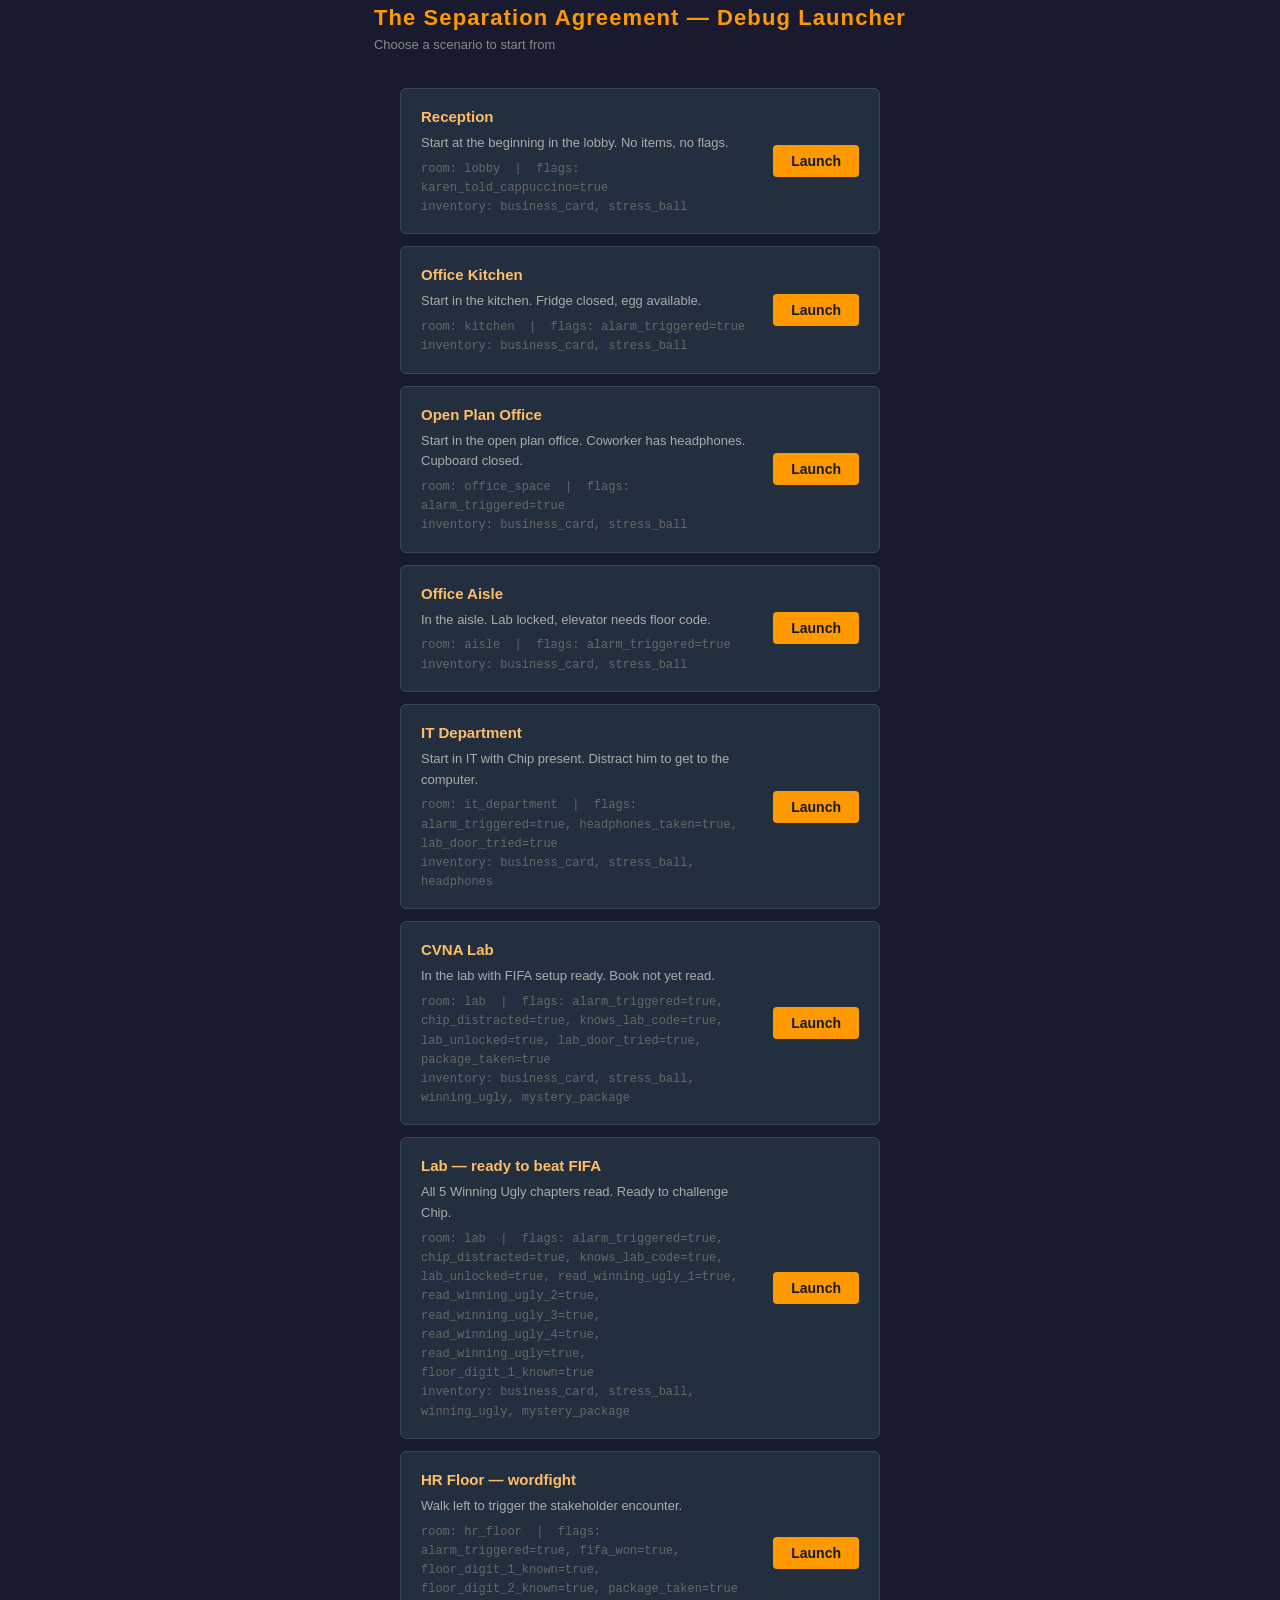
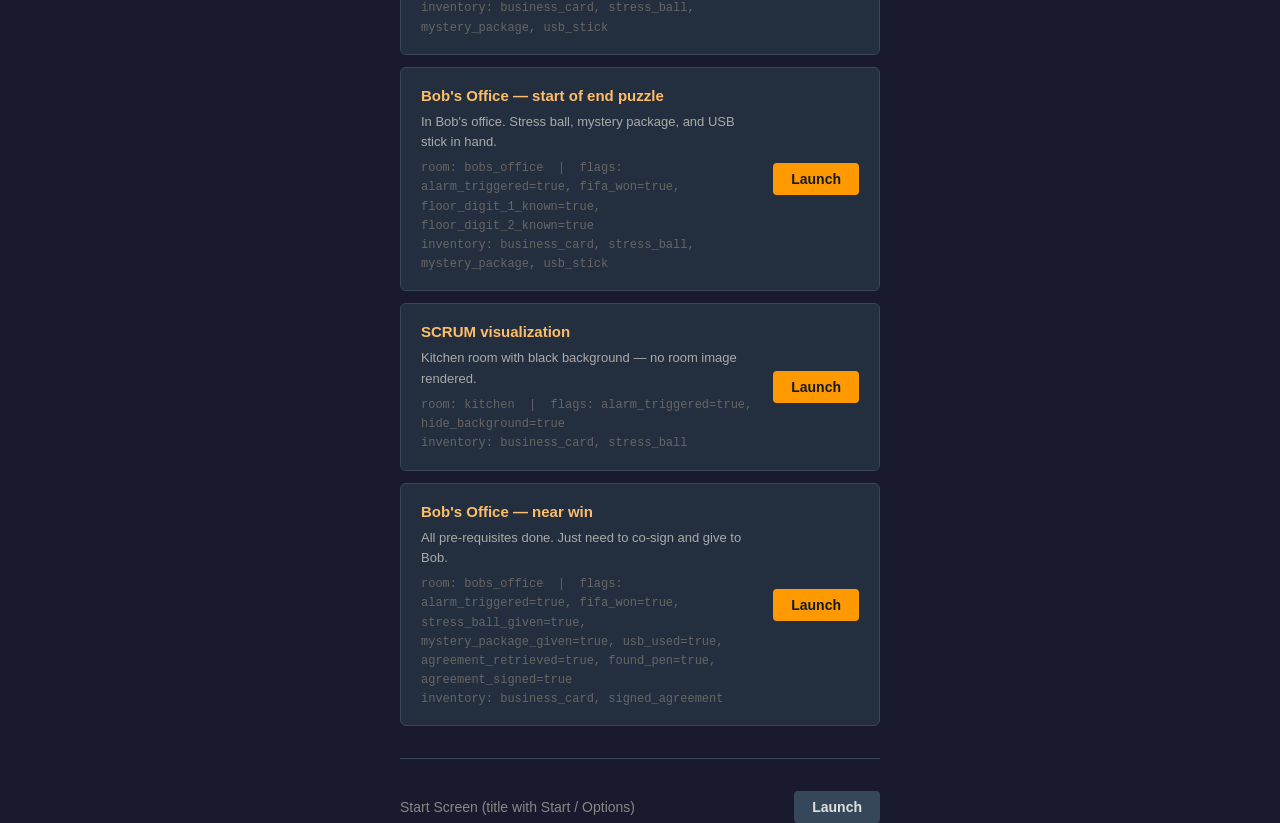
<file: debug-start.html>
<!DOCTYPE html>
<html lang="en">
<head>
  <meta charset="UTF-8">
  <title>Debug Launcher</title>
  <style>
    * { box-sizing: border-box; margin: 0; padding: 0; }
    body { background: #1a1a2e; color: #e0e0e0; font: 15px/1.6 "Segoe UI", Arial, sans-serif; display: flex; flex-direction: column; align-items: center; justify-content: center; min-height: 100vh; gap: 32px; }
    h1 { font-size: 22px; color: #FF9900; letter-spacing: 0.05em; }
    .subtitle { color: #888; font-size: 13px; }
    .scenarios { display: flex; flex-direction: column; gap: 12px; width: 480px; }
    .card { background: #232F3E; border: 1px solid #37475A; border-radius: 6px; padding: 16px 20px; display: flex; align-items: center; justify-content: space-between; gap: 16px; }
    .card-info { flex: 1; }
    .card-label { font-weight: 600; color: #FEBD69; margin-bottom: 4px; }
    .card-desc { font-size: 13px; color: #aaa; }
    .card-meta { font-size: 12px; color: #666; margin-top: 6px; font-family: monospace; }
    .btn { background: #FF9900; color: #131A22; border: none; border-radius: 4px; padding: 8px 18px; font: 600 14px "Segoe UI", Arial, sans-serif; cursor: pointer; white-space: nowrap; text-decoration: none; }
    .btn:hover { background: #FEBD69; }
    .btn-normal { background: #37475A; color: #e0e0e0; }
    .btn-normal:hover { background: #4a5f75; }
    .divider { width: 480px; border: none; border-top: 1px solid #37475A; }
    .normal-start { display: flex; align-items: center; justify-content: space-between; width: 480px; }
    .normal-label { color: #888; font-size: 14px; }
  </style>
</head>
<body>

<div>
  <h1>The Separation Agreement — Debug Launcher</h1>
  <p class="subtitle">Choose a scenario to start from</p>
</div>

<div class="scenarios" id="scenarios">
  <!-- populated by JS -->
</div>

<hr class="divider">

<div class="normal-start">
  <span class="normal-label">Start Screen (title with Start / Options)</span>
  <a class="btn btn-normal" href="index.html?debug=1">Launch</a>
</div>

<script>
  // Fetch scenarios from debug.json and build cards
  fetch('content/debug.json')
    .then(function (r) { return r.json(); })
    .then(function (data) {
      var container = document.getElementById('scenarios');
      var scenarios = data.scenarios || {};
      var keys = Object.keys(scenarios);

      if (keys.length === 0) {
        container.innerHTML = '<p style="color:#888">No scenarios defined in content/debug.json</p>';
        return;
      }

      keys.forEach(function (key) {
        var s = scenarios[key];

        var flags = s.flags ? Object.keys(s.flags).map(function(k){ return k + '=' + s.flags[k]; }).join(', ') : '—';
        var inv   = s.inventory ? s.inventory.join(', ') : '—';

        var card = document.createElement('div');
        card.className = 'card';
        card.innerHTML =
          '<div class="card-info">' +
            '<div class="card-label">' + (s.label || key) + '</div>' +
            '<div class="card-desc">' + (s.description || '') + '</div>' +
            '<div class="card-meta">room: ' + s.room + ' &nbsp;|&nbsp; flags: ' + flags + '<br>inventory: ' + inv + '</div>' +
          '</div>' +
          '<a class="btn" href="index.html?scenario=' + encodeURIComponent(key) + '&debug=1">Launch</a>';
        container.appendChild(card);
      });
    })
    .catch(function () {
      document.getElementById('scenarios').innerHTML = '<p style="color:#e74c3c">Failed to load content/debug.json</p>';
    });
</script>
</body>
</html>
</file>
<file: css/style.css>
@import url('https://fonts.googleapis.com/css2?family=Cinzel:wght@600&display=swap');

* {
  margin: 0;
  padding: 0;
  box-sizing: border-box;
}

html, body {
  width: 100%;
  height: 100%;
  overflow: hidden;
  background: #000;
}

#gameCanvas {
  display: block;
  position: absolute;
  top: 50%;
  left: 50%;
  transform: translate(-50%, -50%);
  image-rendering: pixelated;
}
</file>
